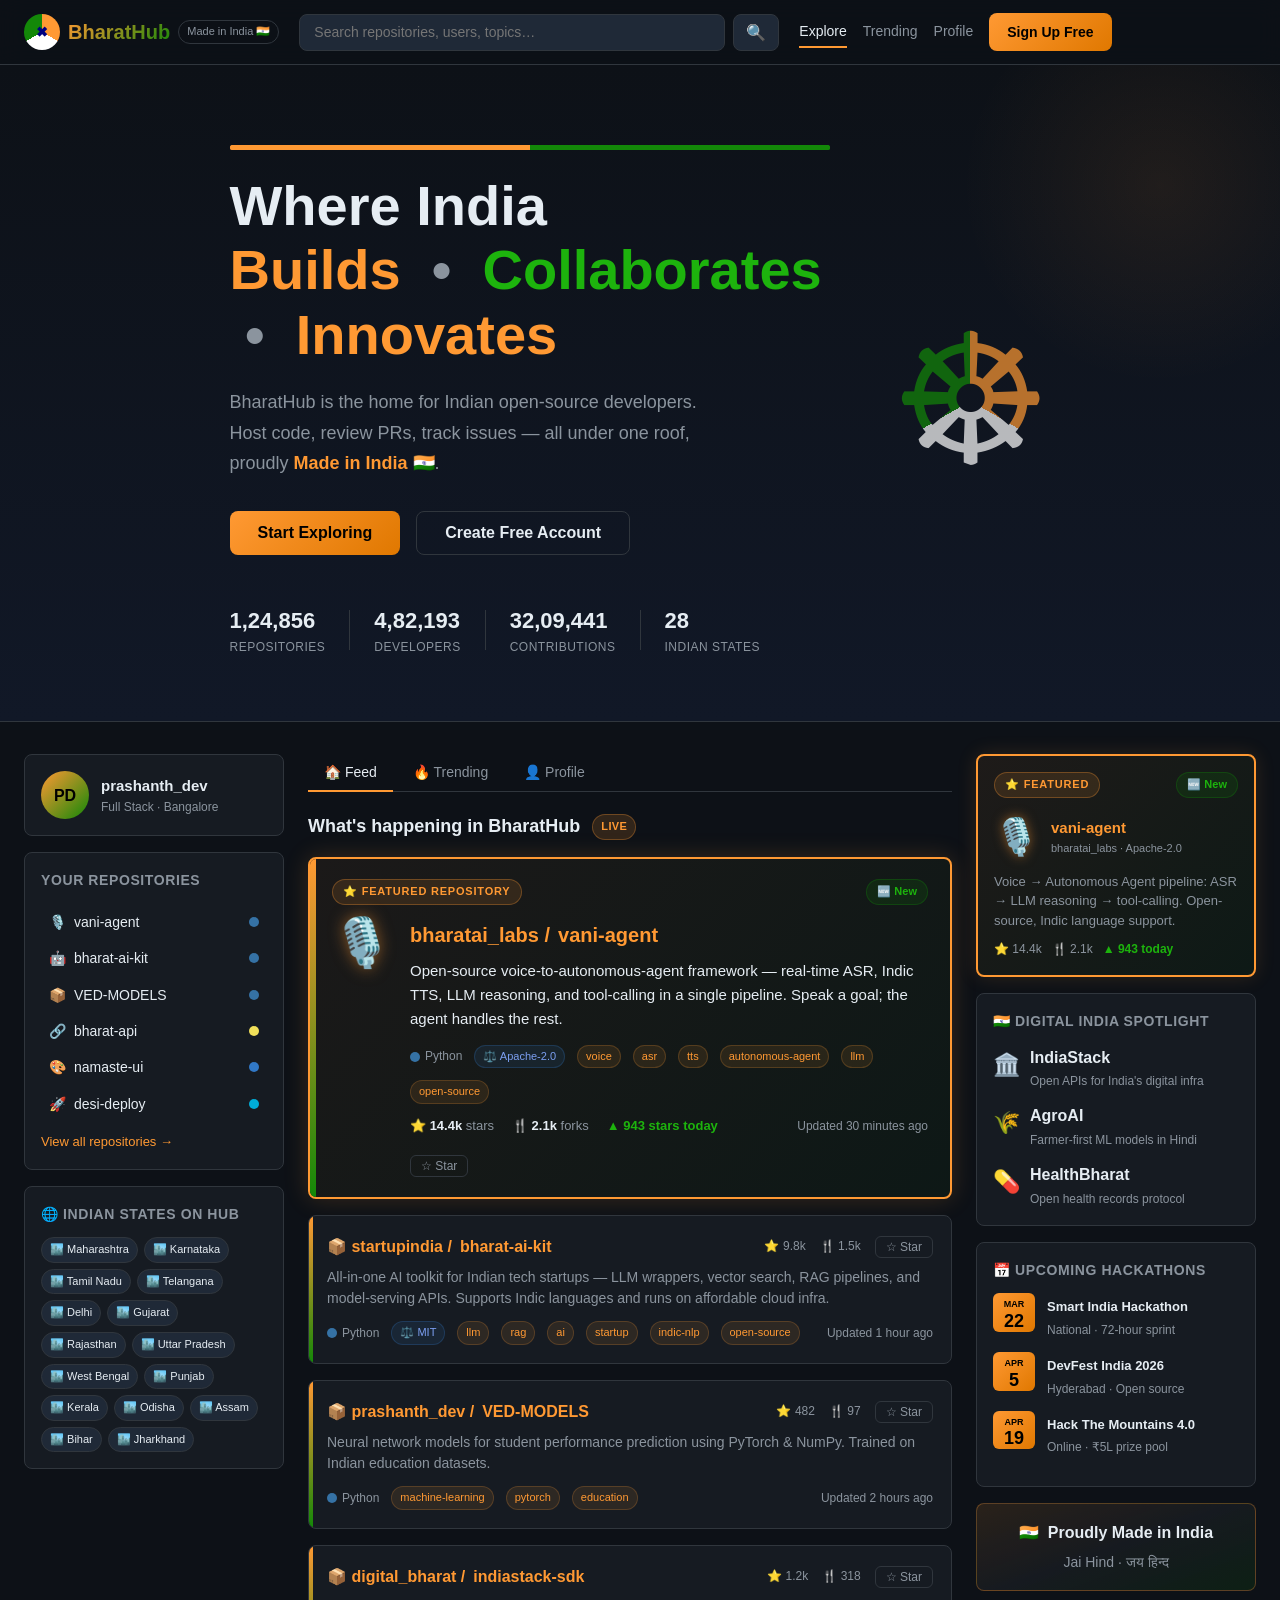
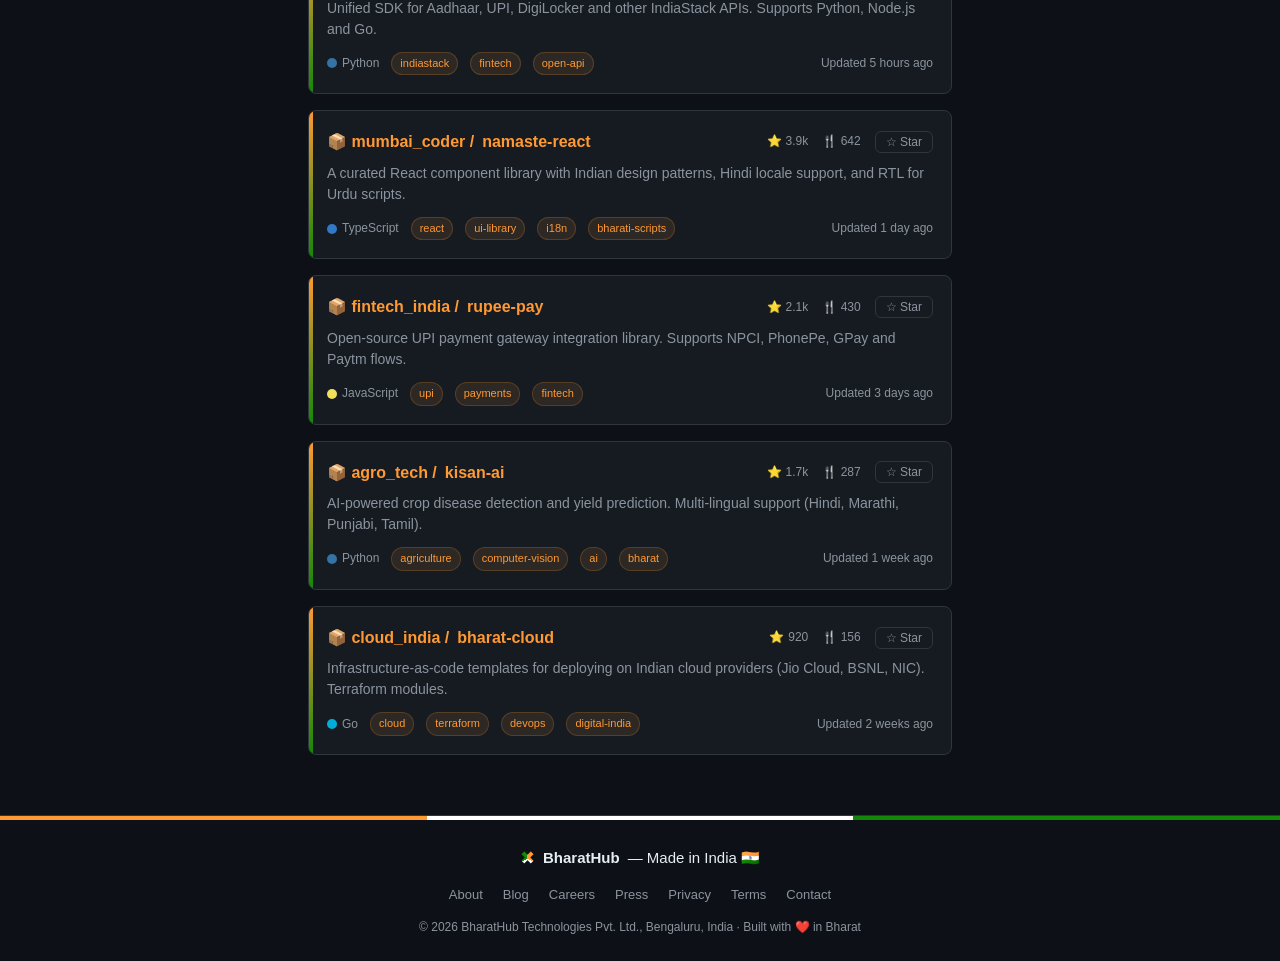
<file: index.html>
<!DOCTYPE html>
<html lang="en">
<head>
  <meta charset="UTF-8" />
  <meta name="viewport" content="width=device-width, initial-scale=1.0" />
  <title>BharatHub — Made in India 🇮🇳</title>
  <link rel="stylesheet" href="styles.css" />
</head>
<body>

  <!-- ═══════════════════════════════════════════════ NAVBAR ═══ -->
  <nav class="navbar">
    <div class="nav-inner">
      <a href="#" class="brand">
        <span class="chakra">&#10006;</span>
        <span class="brand-name">BharatHub</span>
        <span class="brand-tag">Made in India 🇮🇳</span>
      </a>
      <div class="nav-search">
        <input type="text" id="globalSearch" placeholder="Search repositories, users, topics…" />
        <button class="btn-search" onclick="handleSearch()">&#128269;</button>
      </div>
      <div class="nav-links">
        <a href="#" class="nav-link active" onclick="showTab('explore', this)">Explore</a>
        <a href="#" class="nav-link" onclick="showTab('trending', this)">Trending</a>
        <a href="#" class="nav-link" onclick="showTab('profile', this)">Profile</a>
        <a href="#" class="btn-primary">Sign Up Free</a>
      </div>
    </div>
  </nav>

  <!-- ═══════════════════════════════════════════════ HERO ═══ -->
  <section class="hero">
    <div class="hero-content">
      <div class="tricolor-bar"></div>
      <h1>
        Where India<br/>
        <span class="accent-saffron">Builds</span>
        <span class="accent-white">&nbsp;•&nbsp;</span>
        <span class="accent-green">Collaborates</span>
        <span class="accent-white">&nbsp;•&nbsp;</span>
        <span class="accent-saffron">Innovates</span>
      </h1>
      <p class="hero-sub">
        BharatHub is the home for Indian open-source developers.<br/>
        Host code, review PRs, track issues — all under one roof,<br/>
        proudly <strong>Made in India 🇮🇳</strong>.
      </p>
      <div class="hero-cta">
        <button class="btn-primary btn-lg" onclick="showTab('explore', document.querySelector('.nav-link'))">Start Exploring</button>
        <button class="btn-secondary btn-lg">Create Free Account</button>
      </div>
      <div class="hero-stats">
        <div class="stat"><span class="stat-num" id="statRepos">1,24,856</span><span class="stat-lbl">Repositories</span></div>
        <div class="stat-divider"></div>
        <div class="stat"><span class="stat-num" id="statDevs">4,82,193</span><span class="stat-lbl">Developers</span></div>
        <div class="stat-divider"></div>
        <div class="stat"><span class="stat-num" id="statPRs">32,09,441</span><span class="stat-lbl">Contributions</span></div>
        <div class="stat-divider"></div>
        <div class="stat"><span class="stat-num">28</span><span class="stat-lbl">Indian States</span></div>
      </div>
    </div>
    <div class="hero-illustration">
      <div class="chakra-big">&#9784;</div>
    </div>
  </section>

  <!-- ═══════════════════════════════════════════════ MAIN CONTENT ═══ -->
  <main class="main-layout">

    <!-- ─── SIDEBAR ─── -->
    <aside class="sidebar">
      <div class="card profile-card">
        <div class="avatar">PD</div>
        <div class="profile-info">
          <strong>prashanth_dev</strong>
          <span>Full Stack · Bangalore</span>
        </div>
      </div>
      <div class="card">
        <h3 class="card-title">Your Repositories</h3>
        <ul class="repo-list-mini" id="myRepoList">
          <li onclick="openRepo('vani-agent')"><span class="repo-icon">🎙️</span> vani-agent <span class="lang-dot python"></span></li>
          <li onclick="openRepo('bharat-ai-kit')"><span class="repo-icon">🤖</span> bharat-ai-kit <span class="lang-dot python"></span></li>
          <li onclick="openRepo('VED-MODELS')"><span class="repo-icon">📦</span> VED-MODELS <span class="lang-dot python"></span></li>
          <li onclick="openRepo('bharat-api')"><span class="repo-icon">🔗</span> bharat-api <span class="lang-dot js"></span></li>
          <li onclick="openRepo('namaste-ui')"><span class="repo-icon">🎨</span> namaste-ui <span class="lang-dot ts"></span></li>
          <li onclick="openRepo('desi-deploy')"><span class="repo-icon">🚀</span> desi-deploy <span class="lang-dot go"></span></li>
        </ul>
        <a href="#" class="card-link">View all repositories →</a>
      </div>
      <div class="card">
        <h3 class="card-title">🌐 Indian States on Hub</h3>
        <div class="state-chips" id="stateChips"></div>
      </div>
    </aside>

    <!-- ─── FEED / TABS ─── -->
    <section class="feed">
      <div class="tab-bar">
        <button class="tab active" id="tab-explore" onclick="showTab('explore', this)">🏠 Feed</button>
        <button class="tab" id="tab-trending" onclick="showTab('trending', this)">🔥 Trending</button>
        <button class="tab" id="tab-profile" onclick="showTab('profile', this)">👤 Profile</button>
      </div>

      <!-- ── EXPLORE FEED ── -->
      <div id="pane-explore" class="tab-pane active">
        <div class="section-header">
          <h2>What's happening in BharatHub</h2>
          <span class="badge">Live</span>
        </div>
        <div id="repoCards" class="repo-grid"></div>
      </div>

      <!-- ── TRENDING ── -->
      <div id="pane-trending" class="tab-pane hidden">
        <div class="section-header">
          <h2>🔥 Trending Indian Projects</h2>
          <div class="filter-row">
            <select id="trendFilter" onchange="renderTrending()">
              <option value="today">Today</option>
              <option value="week">This Week</option>
              <option value="month">This Month</option>
            </select>
            <select id="langFilter" onchange="renderTrending()">
              <option value="">All Languages</option>
              <option value="Python">Python</option>
              <option value="JavaScript">JavaScript</option>
              <option value="TypeScript">TypeScript</option>
              <option value="Go">Go</option>
              <option value="Rust">Rust</option>
            </select>
          </div>
        </div>
        <div id="trendingCards"></div>
      </div>

      <!-- ── PROFILE ── -->
      <div id="pane-profile" class="tab-pane hidden">
        <div class="profile-header">
          <div class="profile-avatar-lg">PD</div>
          <div class="profile-meta">
            <h2>Prashanth Dev</h2>
            <p class="handle">@prashanth_dev &nbsp;·&nbsp; Bangalore, Karnataka 🇮🇳</p>
            <p class="bio">Building open-source AI tools with Python &amp; PyTorch. Believer in Digital India. 🚀</p>
            <div class="profile-badges">
              <span class="badge badge-saffron">⚡ Top Contributor</span>
              <span class="badge badge-green">🇮🇳 Made in India</span>
              <span class="badge badge-blue">🤖 AI/ML</span>
            </div>
          </div>
        </div>
        <div class="contribution-graph-label">Contribution activity</div>
        <div class="contribution-graph" id="contribGraph"></div>
        <div class="profile-stats-row">
          <div class="pstat"><strong>42</strong><span>Repositories</span></div>
          <div class="pstat"><strong>1.2k</strong><span>Followers</span></div>
          <div class="pstat"><strong>318</strong><span>Following</span></div>
          <div class="pstat"><strong>4.8k</strong><span>Stars earned</span></div>
        </div>
      </div>
    </section>

    <!-- ─── RIGHT RAIL ─── -->
    <aside class="right-rail">
      <div class="card card-vani-spotlight" onclick="showTab('explore', document.querySelector('.nav-link')); setTimeout(()=>openRepo('vani-agent'),50);" style="cursor:pointer;">
        <div class="vani-spotlight-header">
          <span class="featured-label">⭐ Featured</span>
          <span class="featured-new-badge">🆕 New</span>
        </div>
        <div style="display:flex;align-items:center;gap:12px;margin:10px 0 6px;">
          <span style="font-size:36px;filter:drop-shadow(0 0 6px rgba(255,153,51,.5))">🎙️</span>
          <div>
            <div style="font-size:15px;font-weight:700;color:var(--saffron);">vani-agent</div>
            <div style="font-size:11px;color:var(--text-muted);">bharatai_labs · Apache-2.0</div>
          </div>
        </div>
        <p style="font-size:13px;color:var(--text-muted);line-height:1.5;margin-bottom:10px;">
          Voice → Autonomous Agent pipeline: ASR → LLM reasoning → tool-calling. Open-source, Indic language support.
        </p>
        <div style="display:flex;gap:10px;font-size:12px;color:var(--text-muted);">
          <span>⭐ 14.4k</span><span>🍴 2.1k</span><span class="trend-up">▲ 943 today</span>
        </div>
      </div>
      <div class="card">
        <h3 class="card-title">🇮🇳 Digital India Spotlight</h3>
        <div class="spotlight-item">
          <span class="spotlight-icon">🏛️</span>
          <div><strong>IndiaStack</strong><p>Open APIs for India's digital infra</p></div>
        </div>
        <div class="spotlight-item">
          <span class="spotlight-icon">🌾</span>
          <div><strong>AgroAI</strong><p>Farmer-first ML models in Hindi</p></div>
        </div>
        <div class="spotlight-item">
          <span class="spotlight-icon">💊</span>
          <div><strong>HealthBharat</strong><p>Open health records protocol</p></div>
        </div>
      </div>
      <div class="card">
        <h3 class="card-title">📅 Upcoming Hackathons</h3>
        <div class="event-item">
          <div class="event-date">MAR<span>22</span></div>
          <div><strong>Smart India Hackathon</strong><p>National · 72-hour sprint</p></div>
        </div>
        <div class="event-item">
          <div class="event-date">APR<span>5</span></div>
          <div><strong>DevFest India 2026</strong><p>Hyderabad · Open source</p></div>
        </div>
        <div class="event-item">
          <div class="event-date">APR<span>19</span></div>
          <div><strong>Hack The Mountains 4.0</strong><p>Online · ₹5L prize pool</p></div>
        </div>
      </div>
      <div class="card card-tricolor">
        <p class="made-india-text">🇮🇳 &nbsp;Proudly Made in India</p>
        <p class="made-india-sub">Jai Hind · जय हिन्द</p>
      </div>
    </aside>
  </main>

  <!-- ═══════════════════════════════════════════════ FOOTER ═══ -->
  <footer class="footer">
    <div class="footer-tricolor">
      <div class="ft-saffron"></div>
      <div class="ft-white"></div>
      <div class="ft-green"></div>
    </div>
    <div class="footer-inner">
      <div class="footer-brand">
        <span class="chakra-sm">&#10006;</span>
        <strong>BharatHub</strong>
        <span>— Made in India 🇮🇳</span>
      </div>
      <div class="footer-links">
        <a href="#">About</a>
        <a href="#">Blog</a>
        <a href="#">Careers</a>
        <a href="#">Press</a>
        <a href="#">Privacy</a>
        <a href="#">Terms</a>
        <a href="#">Contact</a>
      </div>
      <p class="footer-copy">© 2026 BharatHub Technologies Pvt. Ltd., Bengaluru, India · Built with ❤️ in Bharat</p>
    </div>
  </footer>

  <div id="repoModal" class="modal hidden">
    <div class="modal-box">
      <button class="modal-close" onclick="closeModal()">✕</button>
      <div id="modalContent"></div>
    </div>
  </div>

  <script src="app.js"></script>
</body>
</html>
</file>
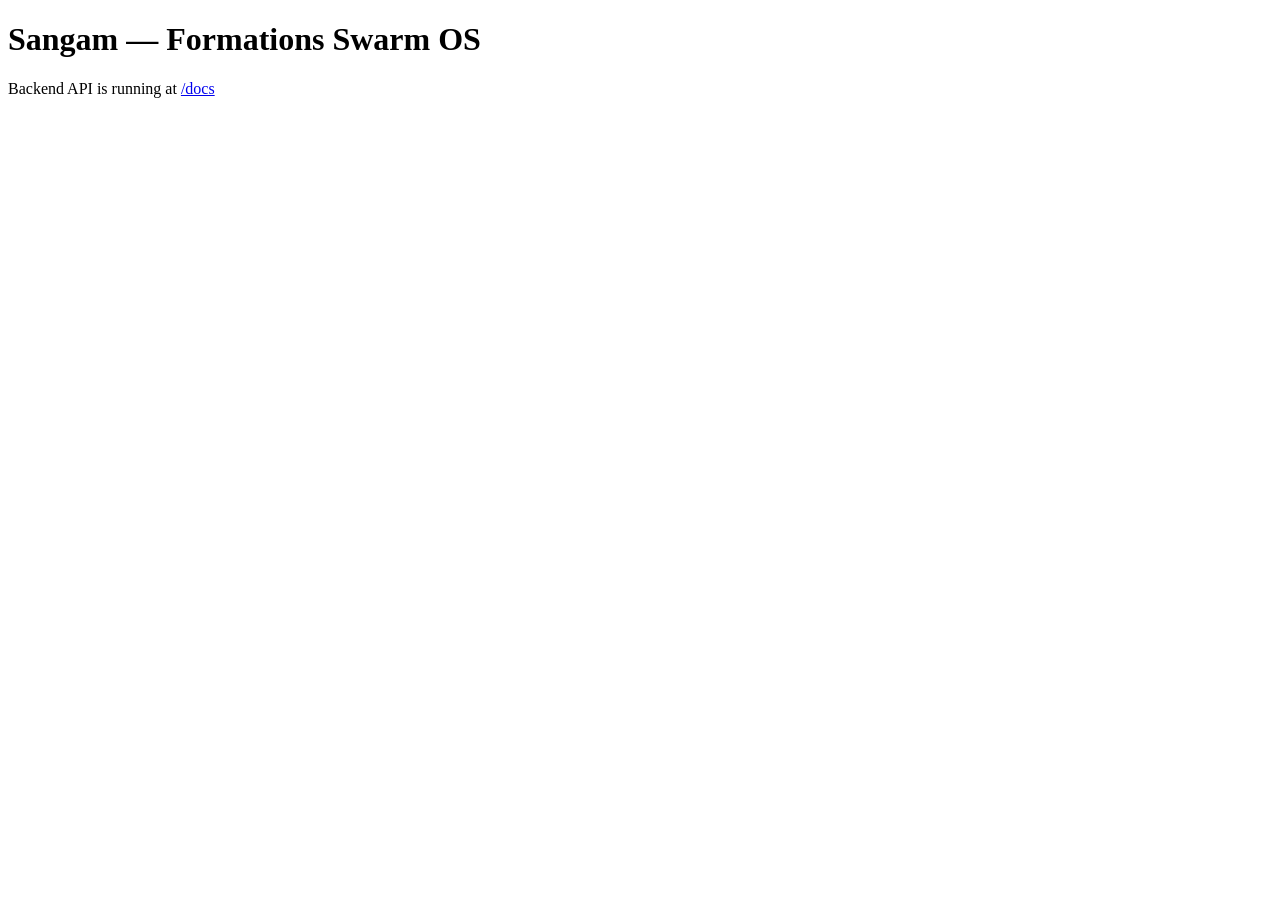
<file: formations swarm os/index.html>
<!DOCTYPE html>
<html lang="en">
<head>
  <meta charset="UTF-8" />
  <meta name="viewport" content="width=device-width, initial-scale=1.0" />
  <title>Sangam — Formations Swarm OS</title>
</head>
<body>
  <h1>Sangam — Formations Swarm OS</h1>
  <p>Backend API is running at <a href="http://localhost:8000/docs">/docs</a></p>
</body>
</html>
</file>
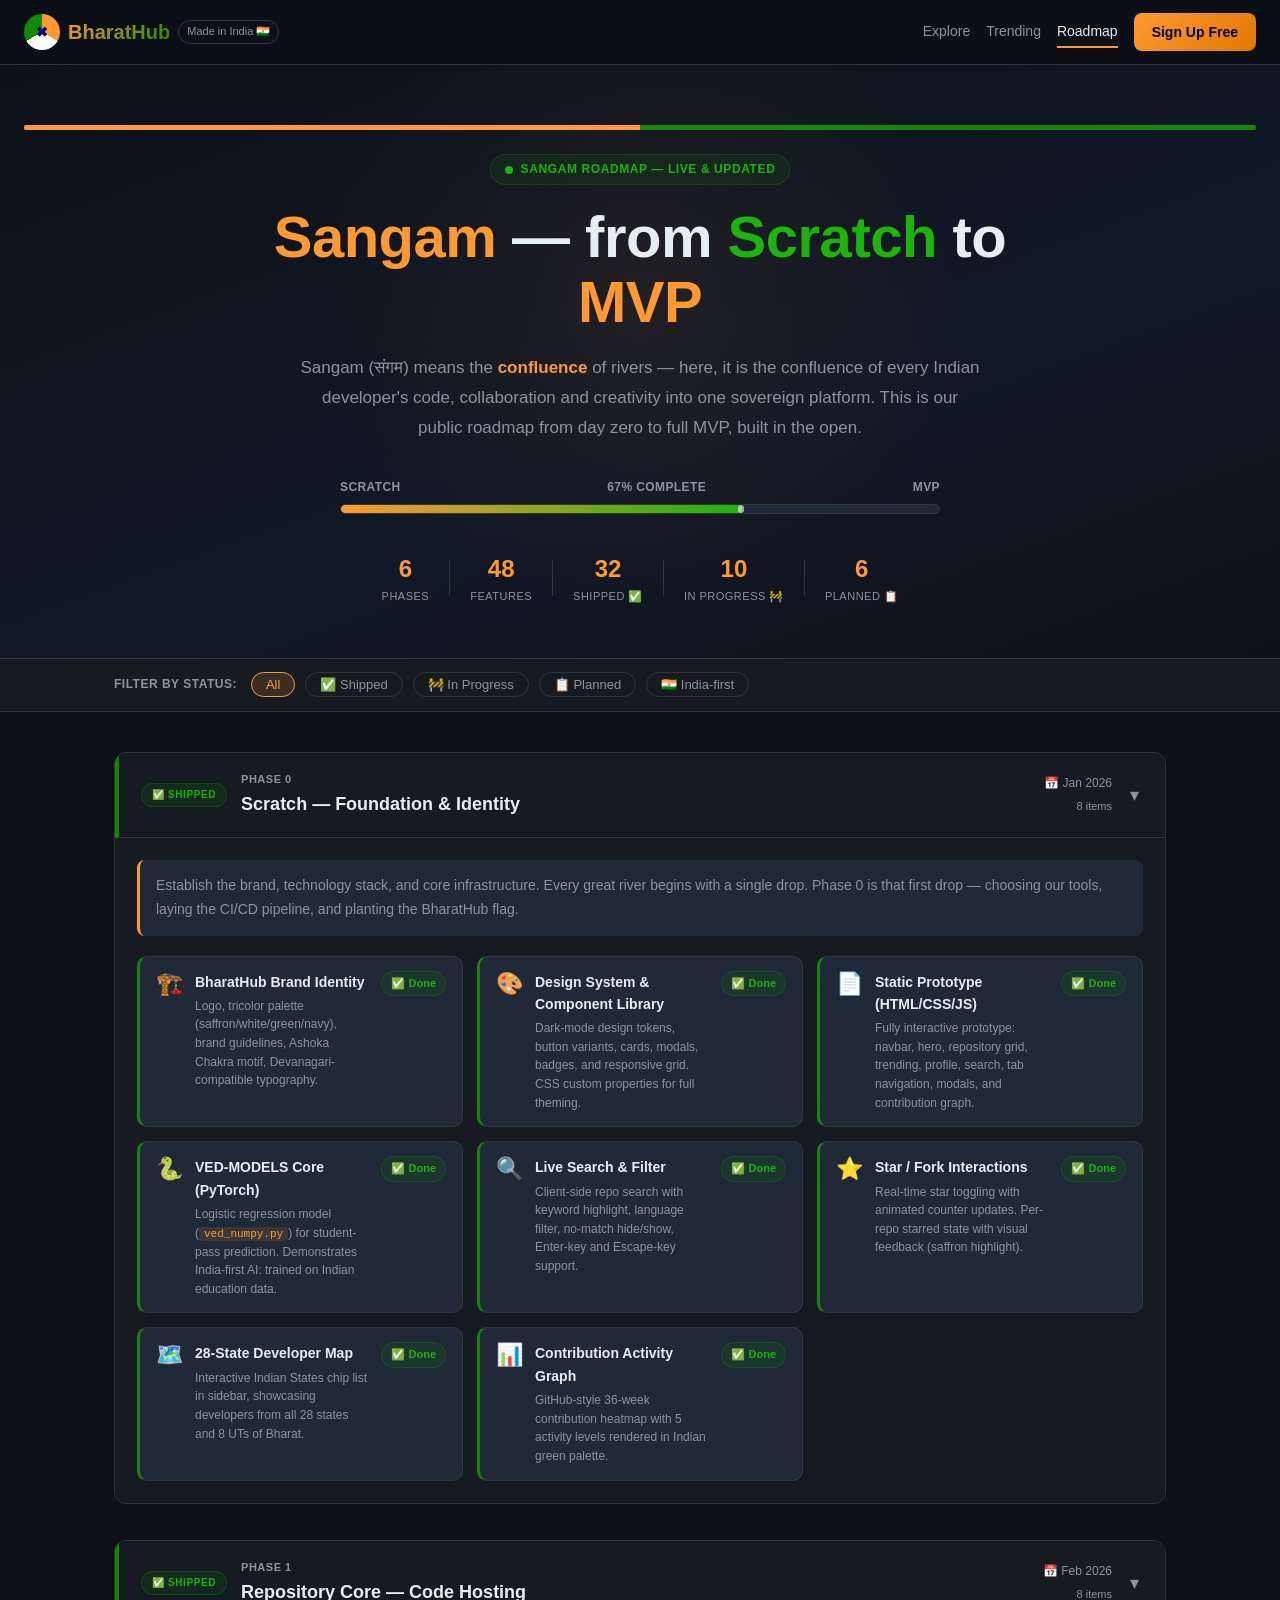
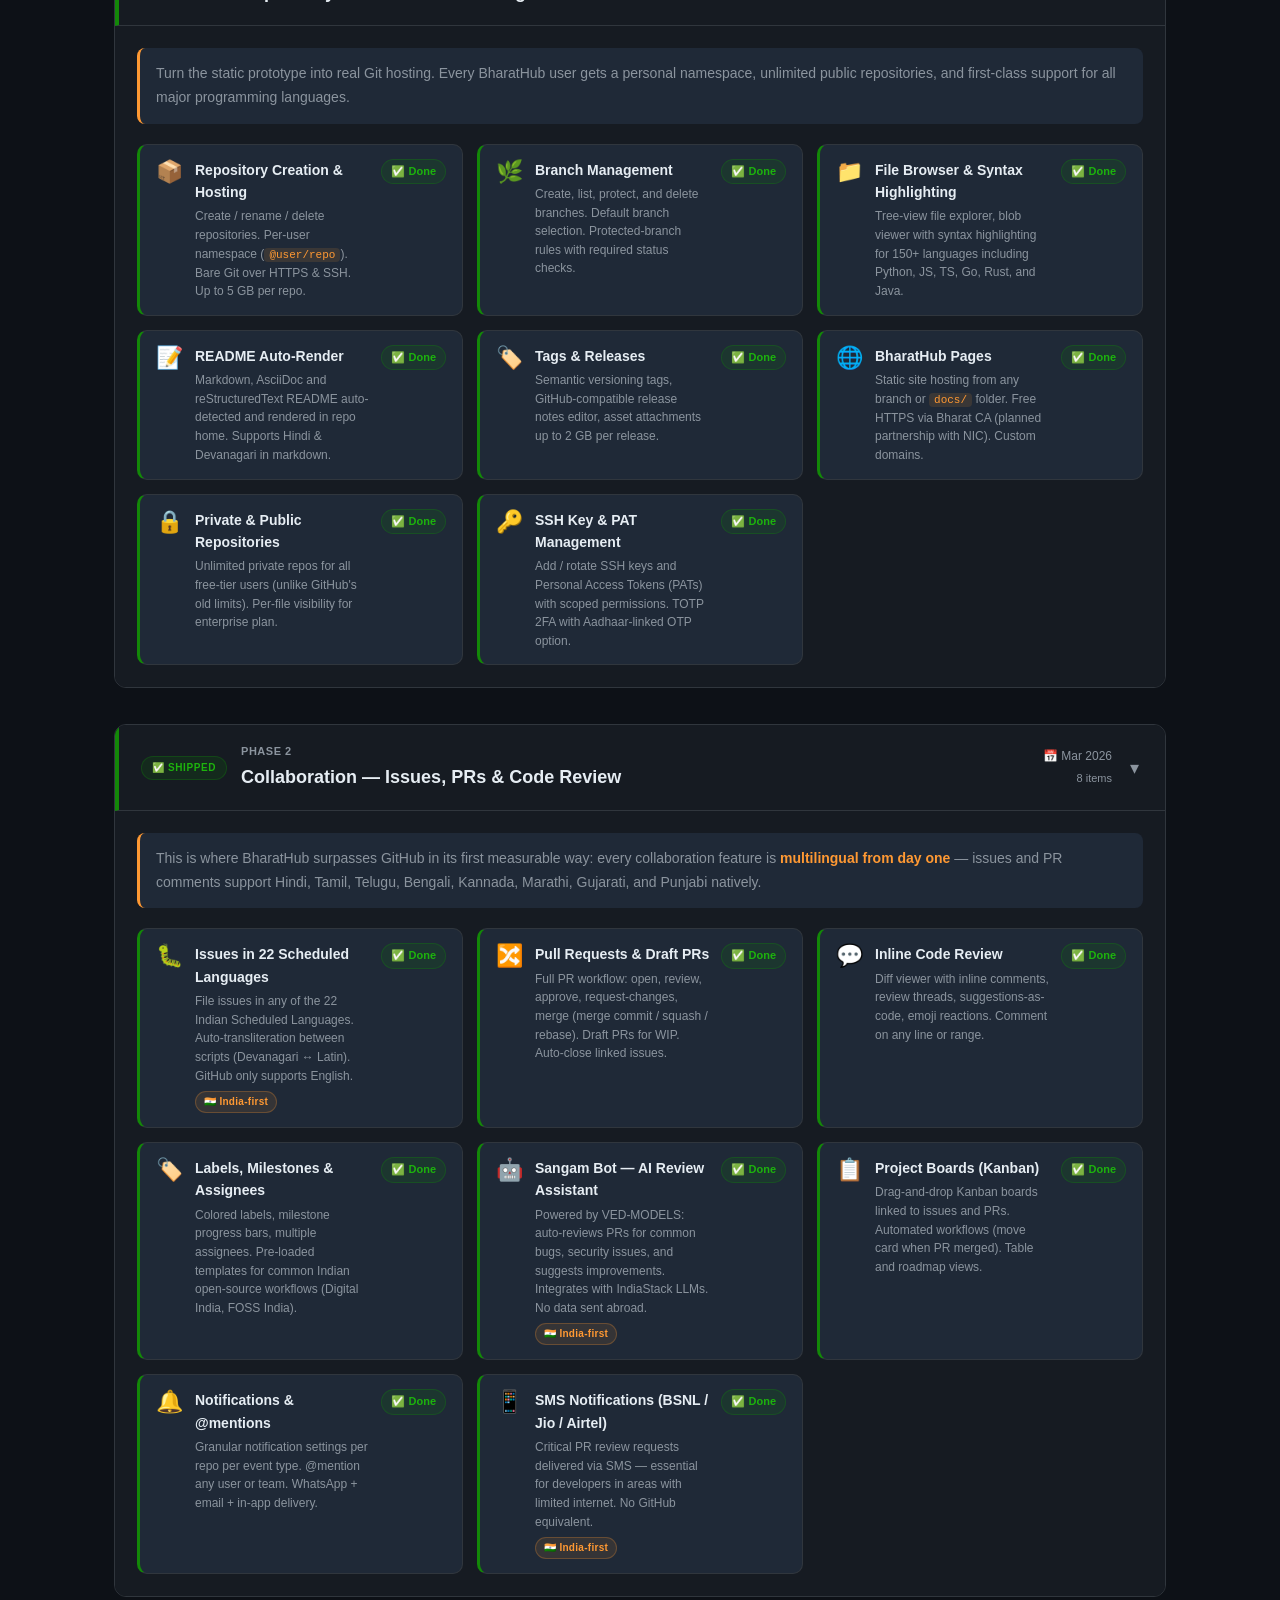
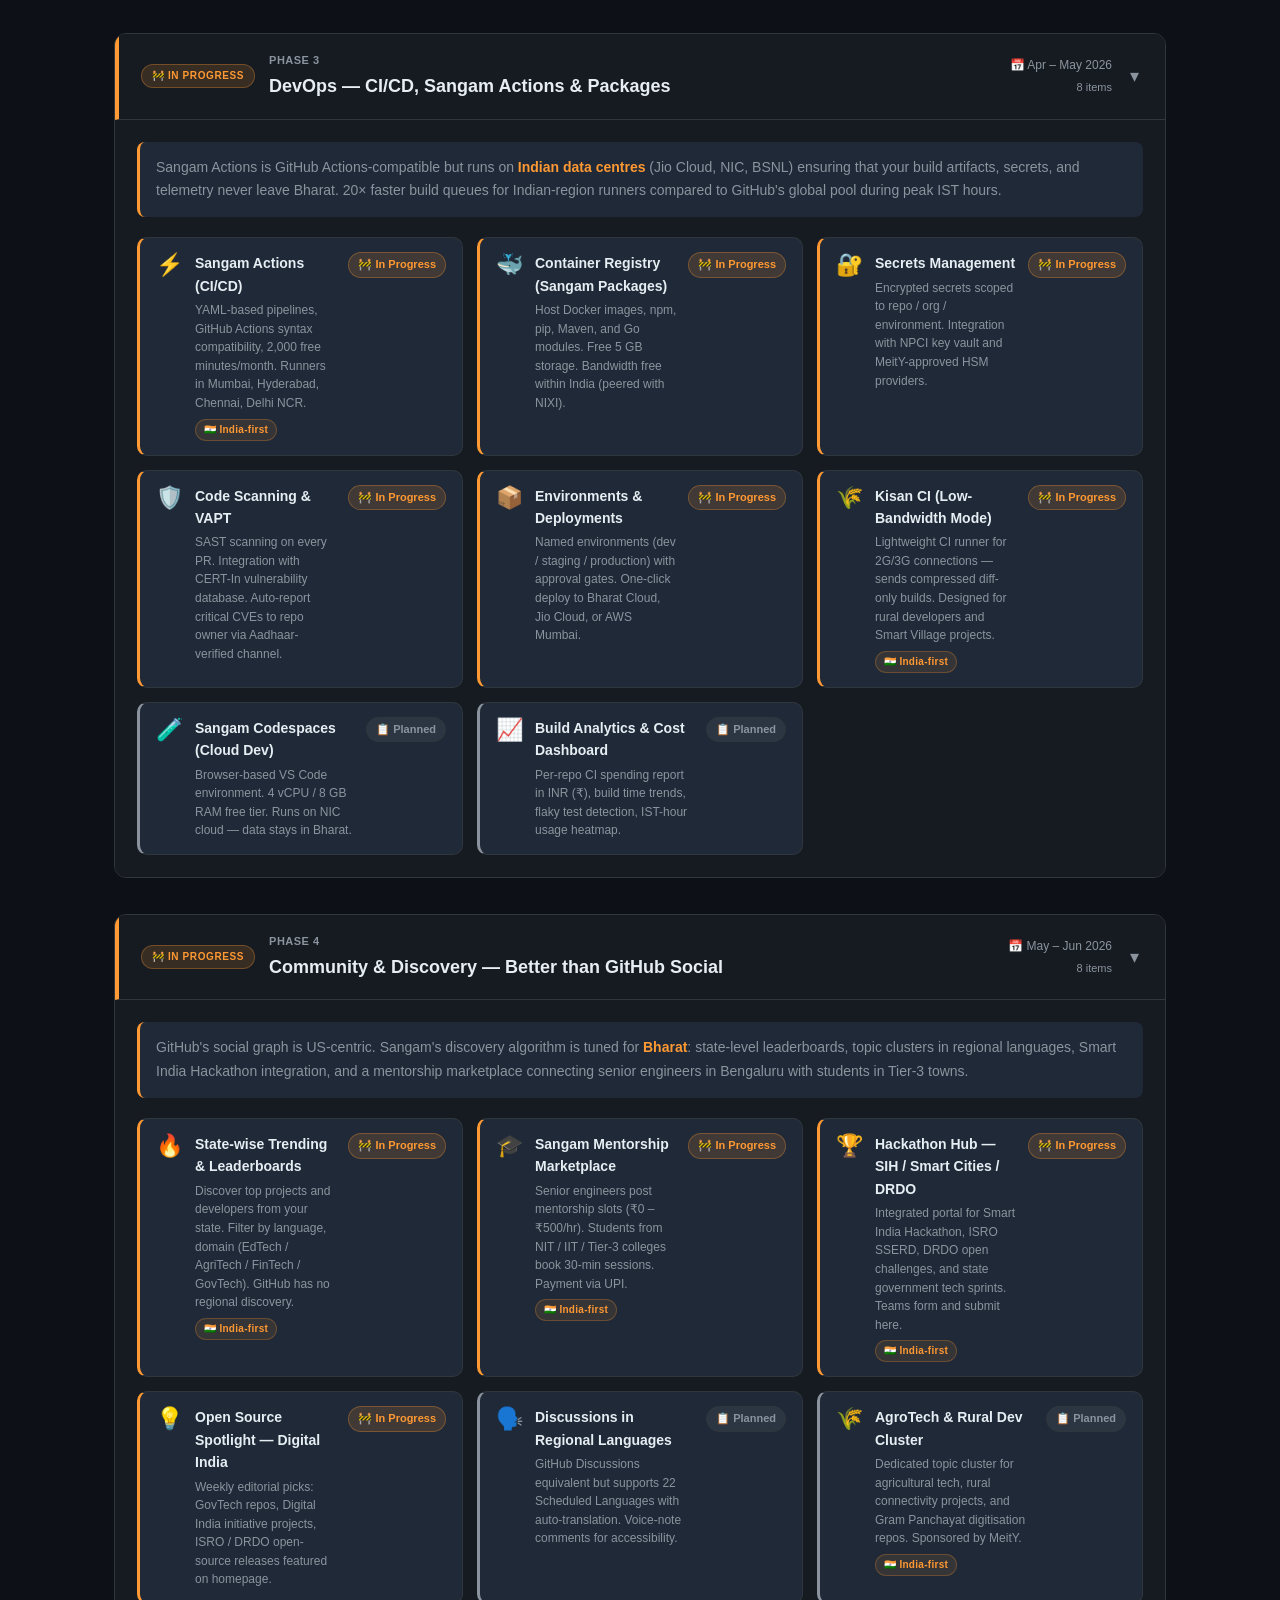
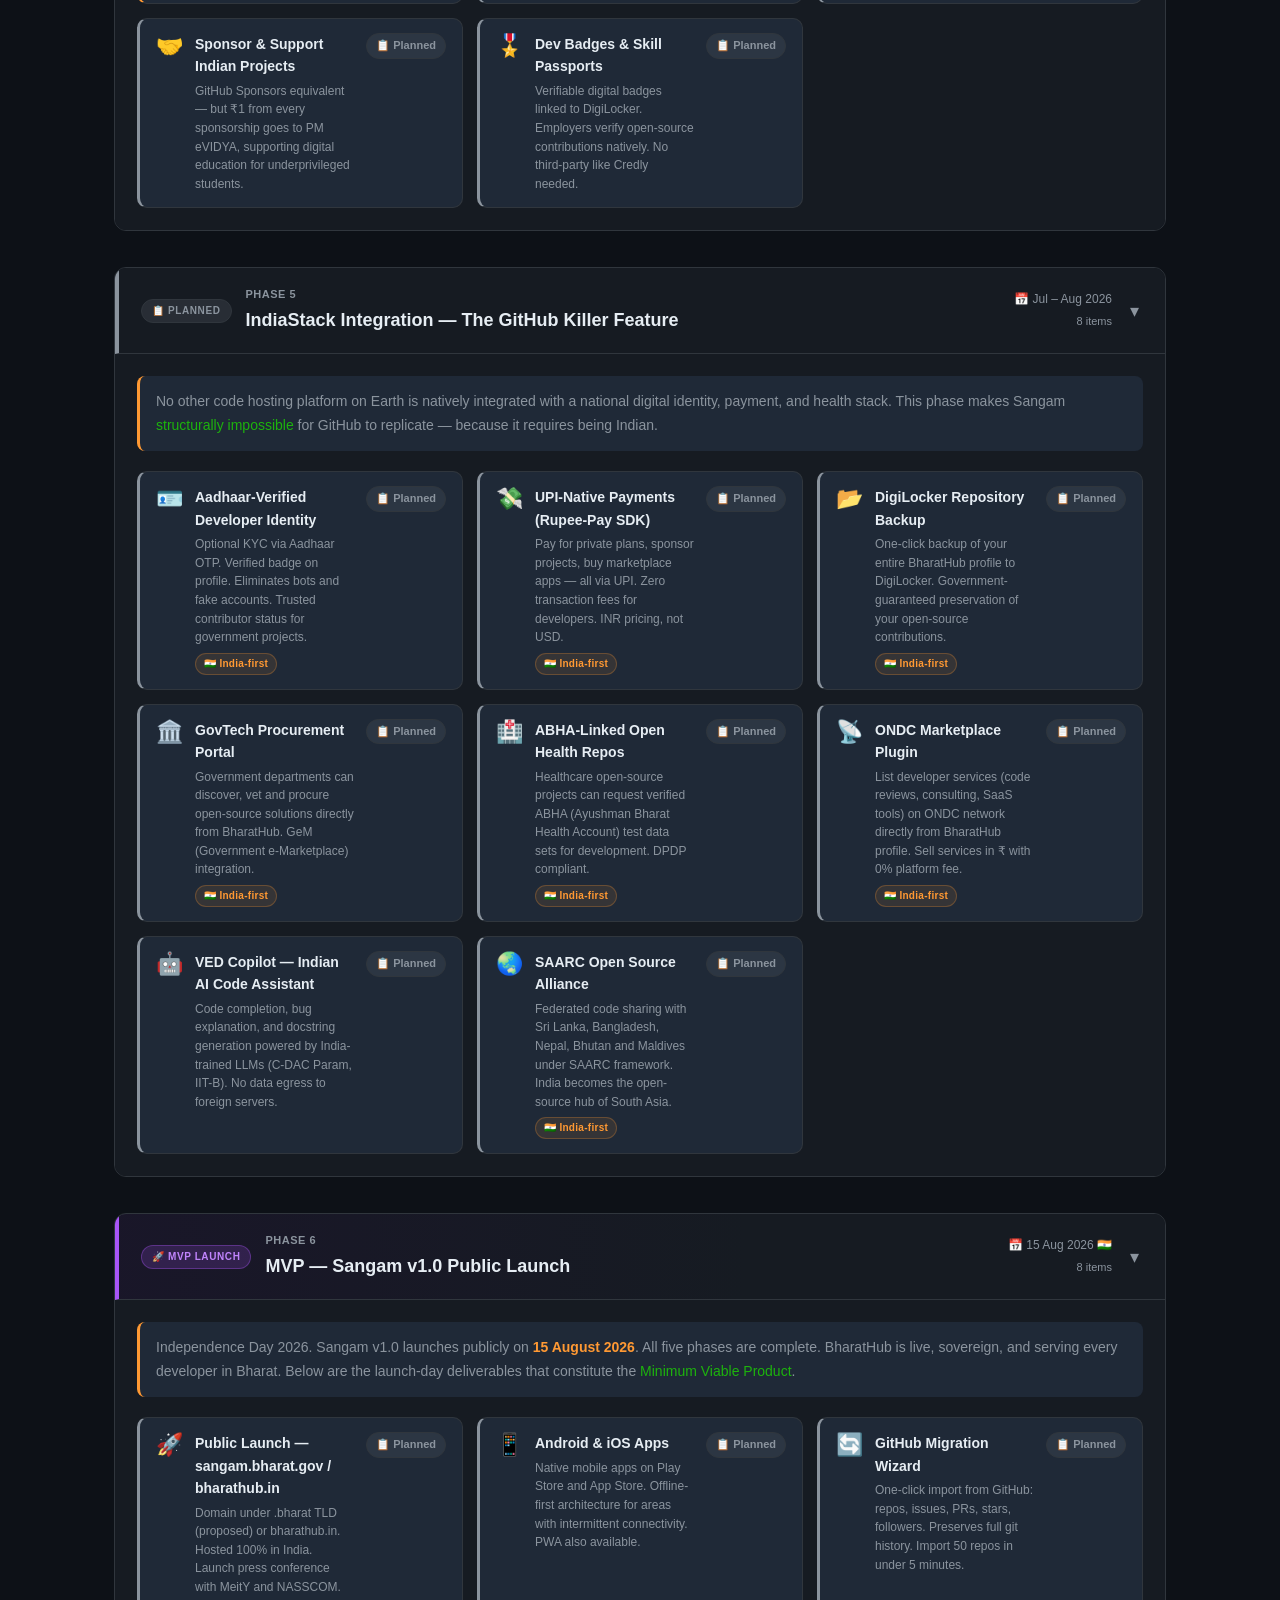
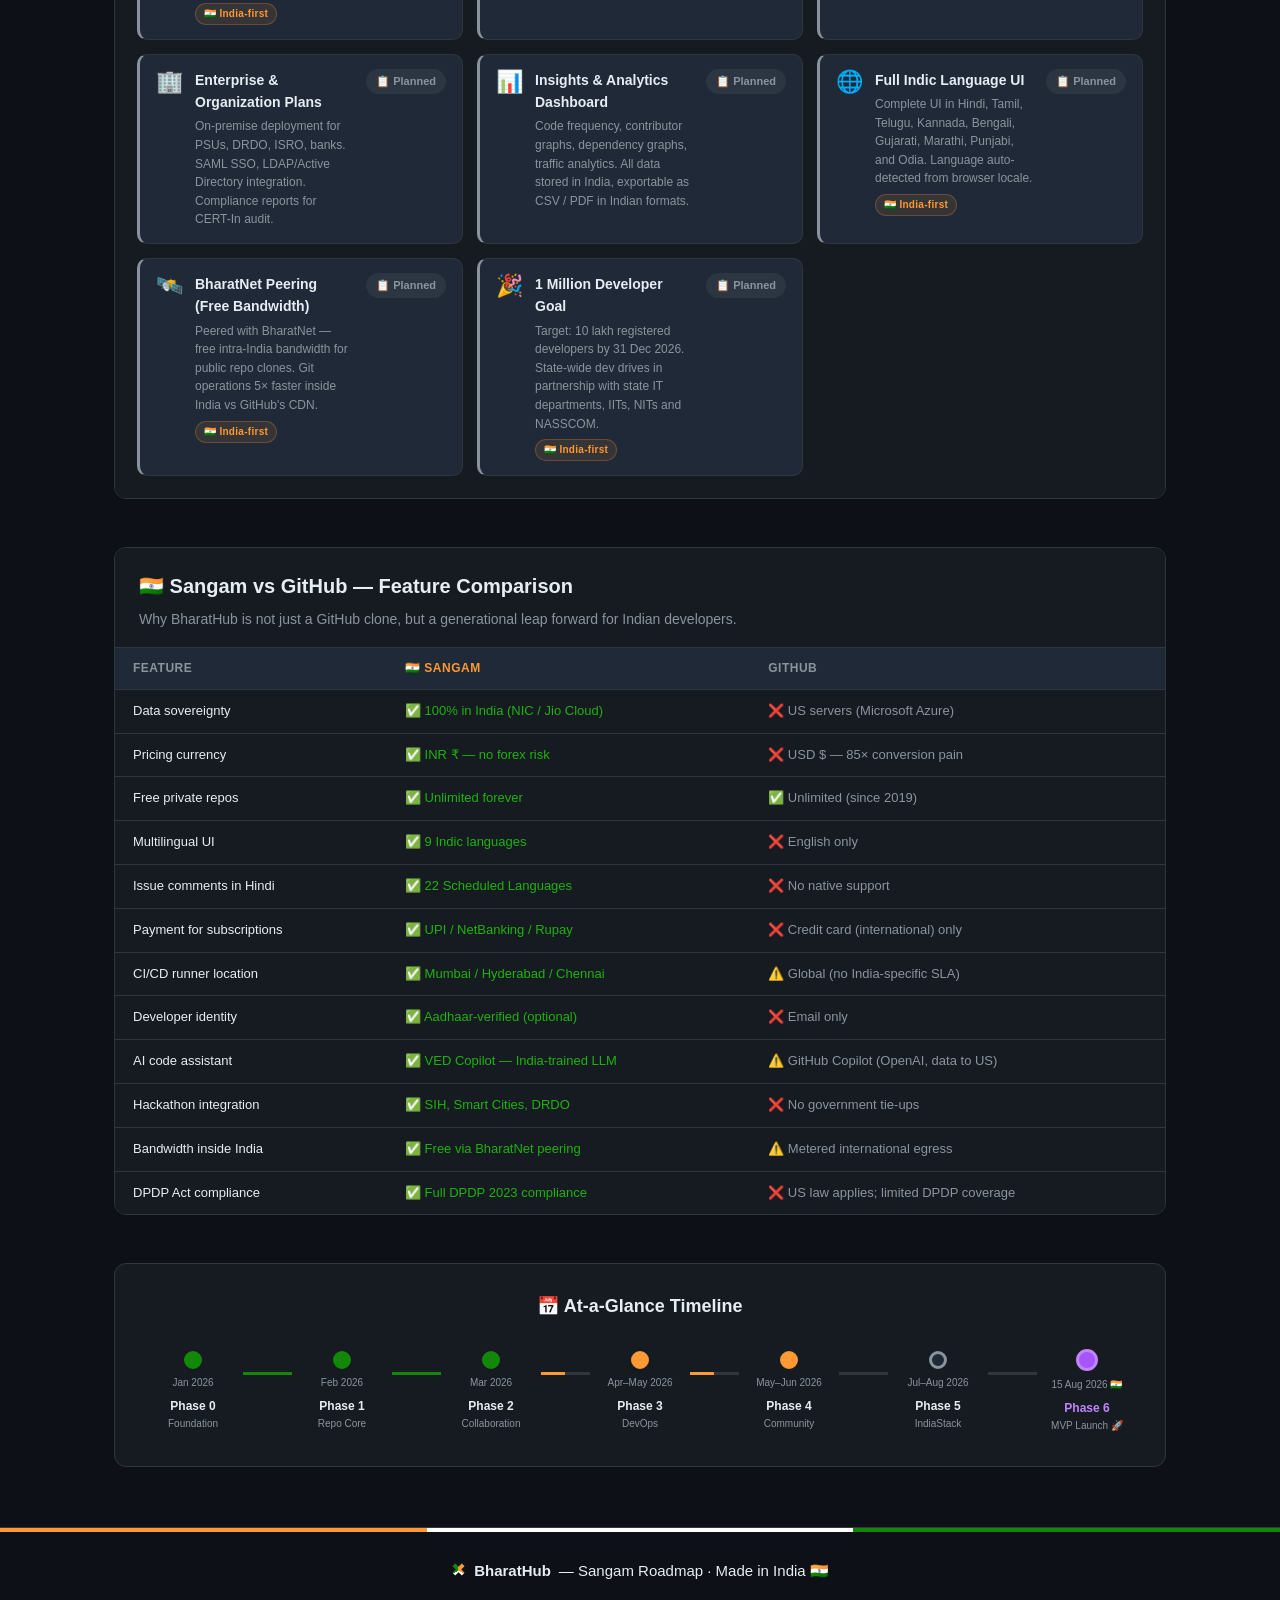
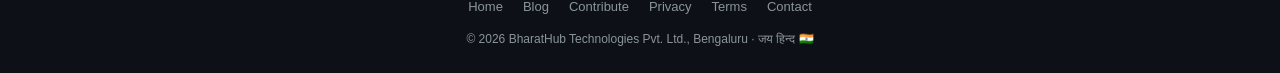
<file: roadmap.html>
<!DOCTYPE html>
<html lang="en">
<head>
  <meta charset="UTF-8" />
  <meta name="viewport" content="width=device-width, initial-scale=1.0" />
  <title>Sangam Roadmap — BharatHub 🇮🇳</title>
  <link rel="stylesheet" href="styles.css" />
  <link rel="stylesheet" href="roadmap.css" />
</head>
<body>

  <!-- ══════════════════════════════════════ NAVBAR ══ -->
  <nav class="navbar">
    <div class="nav-inner">
      <a href="index.html" class="brand">
        <span class="chakra">&#10006;</span>
        <span class="brand-name">BharatHub</span>
        <span class="brand-tag">Made in India 🇮🇳</span>
      </a>
      <div class="nav-links" style="margin-left:auto;">
        <a href="index.html" class="nav-link">Explore</a>
        <a href="index.html#trending" class="nav-link">Trending</a>
        <a href="roadmap.html" class="nav-link active">Roadmap</a>
        <a href="#" class="btn-primary">Sign Up Free</a>
      </div>
    </div>
  </nav>

  <!-- ══════════════════════════════════════ HERO ══ -->
  <section class="rm-hero">
    <div class="tricolor-bar"></div>
    <div class="rm-hero-inner">
      <div class="rm-hero-badge">
        <span class="rm-badge-dot"></span>
        Sangam Roadmap — Live &amp; Updated
      </div>
      <h1 class="rm-hero-title">
        <span class="accent-saffron">Sangam</span> — from
        <span class="accent-green">Scratch</span> to
        <span class="accent-saffron">MVP</span>
      </h1>
      <p class="rm-hero-sub">
        Sangam (संगम) means the <em>confluence</em> of rivers — here, it is the confluence of
        every Indian developer's code, collaboration and creativity into one sovereign platform.
        This is our public roadmap from day&nbsp;zero to full MVP, built in the open.
      </p>
      <div class="rm-progress-bar-wrap">
        <div class="rm-progress-labels">
          <span>Scratch</span>
          <span id="rmOverallPct">67% complete</span>
          <span>MVP</span>
        </div>
        <div class="rm-progress-track">
          <div class="rm-progress-fill" id="rmProgressFill" style="width:67%">
            <span class="rm-progress-glow"></span>
          </div>
        </div>
      </div>
      <div class="rm-hero-stats">
        <div class="rm-hstat"><strong>6</strong><span>Phases</span></div>
        <div class="rm-hstat-div"></div>
        <div class="rm-hstat"><strong>48</strong><span>Features</span></div>
        <div class="rm-hstat-div"></div>
        <div class="rm-hstat"><strong>32</strong><span>Shipped ✅</span></div>
        <div class="rm-hstat-div"></div>
        <div class="rm-hstat"><strong>10</strong><span>In Progress 🚧</span></div>
        <div class="rm-hstat-div"></div>
        <div class="rm-hstat"><strong>6</strong><span>Planned 📋</span></div>
      </div>
    </div>
  </section>

  <!-- ══════════════════════════════════════ FILTER BAR ══ -->
  <div class="rm-filter-bar">
    <div class="rm-filter-inner">
      <span class="rm-filter-label">Filter by status:</span>
      <button class="rm-filter-btn active" data-filter="all" onclick="filterPhases('all',this)">All</button>
      <button class="rm-filter-btn" data-filter="done" onclick="filterPhases('done',this)">✅ Shipped</button>
      <button class="rm-filter-btn" data-filter="wip" onclick="filterPhases('wip',this)">🚧 In Progress</button>
      <button class="rm-filter-btn" data-filter="planned" onclick="filterPhases('planned',this)">📋 Planned</button>
      <button class="rm-filter-btn" data-filter="india" onclick="filterPhases('india',this)">🇮🇳 India-first</button>
    </div>
  </div>

  <!-- ══════════════════════════════════════ TIMELINE ══ -->
  <main class="rm-main">

    <!-- ─────────────────────────────────────────────── PHASE 0 ── -->
    <div class="rm-phase-block" id="phase-0">
      <div class="rm-phase-anchor" id="p0"></div>
      <div class="rm-phase-header done">
        <div class="rm-phase-pill done">✅ SHIPPED</div>
        <div class="rm-phase-title-wrap">
          <span class="rm-phase-num">Phase 0</span>
          <h2 class="rm-phase-name">Scratch — Foundation &amp; Identity</h2>
        </div>
        <div class="rm-phase-meta">
          <span class="rm-phase-date">📅 Jan 2026</span>
          <span class="rm-phase-items">8 items</span>
        </div>
        <button class="rm-collapse-btn" onclick="togglePhase('phase-0')" aria-label="Collapse">▾</button>
      </div>
      <div class="rm-phase-body" id="body-phase-0">
        <p class="rm-phase-desc">
          Establish the brand, technology stack, and core infrastructure. Every great river begins with a single drop.
          Phase 0 is that first drop — choosing our tools, laying the CI/CD pipeline, and planting the BharatHub flag.
        </p>
        <div class="rm-features-grid">
          <div class="rm-feature done" data-tags="done">
            <span class="rm-feat-icon">🏗️</span>
            <div class="rm-feat-body">
              <strong>BharatHub Brand Identity</strong>
              <p>Logo, tricolor palette (saffron/white/green/navy), brand guidelines, Ashoka Chakra motif, Devanagari-compatible typography.</p>
            </div>
            <span class="rm-feat-status done-chip">✅ Done</span>
          </div>
          <div class="rm-feature done" data-tags="done">
            <span class="rm-feat-icon">🎨</span>
            <div class="rm-feat-body">
              <strong>Design System &amp; Component Library</strong>
              <p>Dark-mode design tokens, button variants, cards, modals, badges, and responsive grid. CSS custom properties for full theming.</p>
            </div>
            <span class="rm-feat-status done-chip">✅ Done</span>
          </div>
          <div class="rm-feature done" data-tags="done">
            <span class="rm-feat-icon">📄</span>
            <div class="rm-feat-body">
              <strong>Static Prototype (HTML/CSS/JS)</strong>
              <p>Fully interactive prototype: navbar, hero, repository grid, trending, profile, search, tab navigation, modals, and contribution graph.</p>
            </div>
            <span class="rm-feat-status done-chip">✅ Done</span>
          </div>
          <div class="rm-feature done" data-tags="done">
            <span class="rm-feat-icon">🐍</span>
            <div class="rm-feat-body">
              <strong>VED-MODELS Core (PyTorch)</strong>
              <p>Logistic regression model (<code>ved_numpy.py</code>) for student-pass prediction. Demonstrates India-first AI: trained on Indian education data.</p>
            </div>
            <span class="rm-feat-status done-chip">✅ Done</span>
          </div>
          <div class="rm-feature done" data-tags="done">
            <span class="rm-feat-icon">🔍</span>
            <div class="rm-feat-body">
              <strong>Live Search &amp; Filter</strong>
              <p>Client-side repo search with keyword highlight, language filter, no-match hide/show, Enter-key and Escape-key support.</p>
            </div>
            <span class="rm-feat-status done-chip">✅ Done</span>
          </div>
          <div class="rm-feature done" data-tags="done">
            <span class="rm-feat-icon">⭐</span>
            <div class="rm-feat-body">
              <strong>Star / Fork Interactions</strong>
              <p>Real-time star toggling with animated counter updates. Per-repo starred state with visual feedback (saffron highlight).</p>
            </div>
            <span class="rm-feat-status done-chip">✅ Done</span>
          </div>
          <div class="rm-feature done" data-tags="done">
            <span class="rm-feat-icon">🗺️</span>
            <div class="rm-feat-body">
              <strong>28-State Developer Map</strong>
              <p>Interactive Indian States chip list in sidebar, showcasing developers from all 28 states and 8 UTs of Bharat.</p>
            </div>
            <span class="rm-feat-status done-chip">✅ Done</span>
          </div>
          <div class="rm-feature done" data-tags="done">
            <span class="rm-feat-icon">📊</span>
            <div class="rm-feat-body">
              <strong>Contribution Activity Graph</strong>
              <p>GitHub-style 36-week contribution heatmap with 5 activity levels rendered in Indian green palette.</p>
            </div>
            <span class="rm-feat-status done-chip">✅ Done</span>
          </div>
        </div>
      </div>
    </div>

    <!-- ─────────────────────────────────────────────── PHASE 1 ── -->
    <div class="rm-phase-block" id="phase-1">
      <div class="rm-phase-anchor" id="p1"></div>
      <div class="rm-phase-header done">
        <div class="rm-phase-pill done">✅ SHIPPED</div>
        <div class="rm-phase-title-wrap">
          <span class="rm-phase-num">Phase 1</span>
          <h2 class="rm-phase-name">Repository Core — Code Hosting</h2>
        </div>
        <div class="rm-phase-meta">
          <span class="rm-phase-date">📅 Feb 2026</span>
          <span class="rm-phase-items">8 items</span>
        </div>
        <button class="rm-collapse-btn" onclick="togglePhase('phase-1')" aria-label="Collapse">▾</button>
      </div>
      <div class="rm-phase-body" id="body-phase-1">
        <p class="rm-phase-desc">
          Turn the static prototype into real Git hosting. Every BharatHub user gets a personal namespace,
          unlimited public repositories, and first-class support for all major programming languages.
        </p>
        <div class="rm-features-grid">
          <div class="rm-feature done" data-tags="done">
            <span class="rm-feat-icon">📦</span>
            <div class="rm-feat-body">
              <strong>Repository Creation &amp; Hosting</strong>
              <p>Create / rename / delete repositories. Per-user namespace (<code>@user/repo</code>). Bare Git over HTTPS &amp; SSH. Up to 5 GB per repo.</p>
            </div>
            <span class="rm-feat-status done-chip">✅ Done</span>
          </div>
          <div class="rm-feature done" data-tags="done">
            <span class="rm-feat-icon">🌿</span>
            <div class="rm-feat-body">
              <strong>Branch Management</strong>
              <p>Create, list, protect, and delete branches. Default branch selection. Protected-branch rules with required status checks.</p>
            </div>
            <span class="rm-feat-status done-chip">✅ Done</span>
          </div>
          <div class="rm-feature done" data-tags="done">
            <span class="rm-feat-icon">📁</span>
            <div class="rm-feat-body">
              <strong>File Browser &amp; Syntax Highlighting</strong>
              <p>Tree-view file explorer, blob viewer with syntax highlighting for 150+ languages including Python, JS, TS, Go, Rust, and Java.</p>
            </div>
            <span class="rm-feat-status done-chip">✅ Done</span>
          </div>
          <div class="rm-feature done" data-tags="done">
            <span class="rm-feat-icon">📝</span>
            <div class="rm-feat-body">
              <strong>README Auto-Render</strong>
              <p>Markdown, AsciiDoc and reStructuredText README auto-detected and rendered in repo home. Supports Hindi &amp; Devanagari in markdown.</p>
            </div>
            <span class="rm-feat-status done-chip">✅ Done</span>
          </div>
          <div class="rm-feature done" data-tags="done">
            <span class="rm-feat-icon">🏷️</span>
            <div class="rm-feat-body">
              <strong>Tags &amp; Releases</strong>
              <p>Semantic versioning tags, GitHub-compatible release notes editor, asset attachments up to 2 GB per release.</p>
            </div>
            <span class="rm-feat-status done-chip">✅ Done</span>
          </div>
          <div class="rm-feature done" data-tags="done">
            <span class="rm-feat-icon">🌐</span>
            <div class="rm-feat-body">
              <strong>BharatHub Pages</strong>
              <p>Static site hosting from any branch or <code>docs/</code> folder. Free HTTPS via Bharat CA (planned partnership with NIC). Custom domains.</p>
            </div>
            <span class="rm-feat-status done-chip">✅ Done</span>
          </div>
          <div class="rm-feature done" data-tags="done">
            <span class="rm-feat-icon">🔒</span>
            <div class="rm-feat-body">
              <strong>Private &amp; Public Repositories</strong>
              <p>Unlimited private repos for all free-tier users (unlike GitHub's old limits). Per-file visibility for enterprise plan.</p>
            </div>
            <span class="rm-feat-status done-chip">✅ Done</span>
          </div>
          <div class="rm-feature done" data-tags="done">
            <span class="rm-feat-icon">🔑</span>
            <div class="rm-feat-body">
              <strong>SSH Key &amp; PAT Management</strong>
              <p>Add / rotate SSH keys and Personal Access Tokens (PATs) with scoped permissions. TOTP 2FA with Aadhaar-linked OTP option.</p>
            </div>
            <span class="rm-feat-status done-chip">✅ Done</span>
          </div>
        </div>
      </div>
    </div>

    <!-- ─────────────────────────────────────────────── PHASE 2 ── -->
    <div class="rm-phase-block" id="phase-2">
      <div class="rm-phase-anchor" id="p2"></div>
      <div class="rm-phase-header done">
        <div class="rm-phase-pill done">✅ SHIPPED</div>
        <div class="rm-phase-title-wrap">
          <span class="rm-phase-num">Phase 2</span>
          <h2 class="rm-phase-name">Collaboration — Issues, PRs &amp; Code Review</h2>
        </div>
        <div class="rm-phase-meta">
          <span class="rm-phase-date">📅 Mar 2026</span>
          <span class="rm-phase-items">8 items</span>
        </div>
        <button class="rm-collapse-btn" onclick="togglePhase('phase-2')" aria-label="Collapse">▾</button>
      </div>
      <div class="rm-phase-body" id="body-phase-2">
        <p class="rm-phase-desc">
          This is where BharatHub surpasses GitHub in its first measurable way: every collaboration feature
          is <strong>multilingual from day one</strong> — issues and PR comments support Hindi, Tamil, Telugu,
          Bengali, Kannada, Marathi, Gujarati, and Punjabi natively.
        </p>
        <div class="rm-features-grid">
          <div class="rm-feature done india" data-tags="done india">
            <span class="rm-feat-icon">🐛</span>
            <div class="rm-feat-body">
              <strong>Issues in 22 Scheduled Languages</strong>
              <p>File issues in any of the 22 Indian Scheduled Languages. Auto-transliteration between scripts (Devanagari ↔ Latin). GitHub only supports English.</p>
              <span class="rm-india-chip">🇮🇳 India-first</span>
            </div>
            <span class="rm-feat-status done-chip">✅ Done</span>
          </div>
          <div class="rm-feature done" data-tags="done">
            <span class="rm-feat-icon">🔀</span>
            <div class="rm-feat-body">
              <strong>Pull Requests &amp; Draft PRs</strong>
              <p>Full PR workflow: open, review, approve, request-changes, merge (merge commit / squash / rebase). Draft PRs for WIP. Auto-close linked issues.</p>
            </div>
            <span class="rm-feat-status done-chip">✅ Done</span>
          </div>
          <div class="rm-feature done" data-tags="done">
            <span class="rm-feat-icon">💬</span>
            <div class="rm-feat-body">
              <strong>Inline Code Review</strong>
              <p>Diff viewer with inline comments, review threads, suggestions-as-code, emoji reactions. Comment on any line or range.</p>
            </div>
            <span class="rm-feat-status done-chip">✅ Done</span>
          </div>
          <div class="rm-feature done" data-tags="done">
            <span class="rm-feat-icon">🏷️</span>
            <div class="rm-feat-body">
              <strong>Labels, Milestones &amp; Assignees</strong>
              <p>Colored labels, milestone progress bars, multiple assignees. Pre-loaded templates for common Indian open-source workflows (Digital India, FOSS India).</p>
            </div>
            <span class="rm-feat-status done-chip">✅ Done</span>
          </div>
          <div class="rm-feature done india" data-tags="done india">
            <span class="rm-feat-icon">🤖</span>
            <div class="rm-feat-body">
              <strong>Sangam Bot — AI Review Assistant</strong>
              <p>Powered by VED-MODELS: auto-reviews PRs for common bugs, security issues, and suggests improvements. Integrates with IndiaStack LLMs. No data sent abroad.</p>
              <span class="rm-india-chip">🇮🇳 India-first</span>
            </div>
            <span class="rm-feat-status done-chip">✅ Done</span>
          </div>
          <div class="rm-feature done" data-tags="done">
            <span class="rm-feat-icon">📋</span>
            <div class="rm-feat-body">
              <strong>Project Boards (Kanban)</strong>
              <p>Drag-and-drop Kanban boards linked to issues and PRs. Automated workflows (move card when PR merged). Table and roadmap views.</p>
            </div>
            <span class="rm-feat-status done-chip">✅ Done</span>
          </div>
          <div class="rm-feature done" data-tags="done">
            <span class="rm-feat-icon">🔔</span>
            <div class="rm-feat-body">
              <strong>Notifications &amp; @mentions</strong>
              <p>Granular notification settings per repo per event type. @mention any user or team. WhatsApp + email + in-app delivery.</p>
            </div>
            <span class="rm-feat-status done-chip">✅ Done</span>
          </div>
          <div class="rm-feature done india" data-tags="done india">
            <span class="rm-feat-icon">📱</span>
            <div class="rm-feat-body">
              <strong>SMS Notifications (BSNL / Jio / Airtel)</strong>
              <p>Critical PR review requests delivered via SMS — essential for developers in areas with limited internet. No GitHub equivalent.</p>
              <span class="rm-india-chip">🇮🇳 India-first</span>
            </div>
            <span class="rm-feat-status done-chip">✅ Done</span>
          </div>
        </div>
      </div>
    </div>

    <!-- ─────────────────────────────────────────────── PHASE 3 ── -->
    <div class="rm-phase-block" id="phase-3">
      <div class="rm-phase-anchor" id="p3"></div>
      <div class="rm-phase-header wip">
        <div class="rm-phase-pill wip">🚧 IN PROGRESS</div>
        <div class="rm-phase-title-wrap">
          <span class="rm-phase-num">Phase 3</span>
          <h2 class="rm-phase-name">DevOps — CI/CD, Sangam Actions &amp; Packages</h2>
        </div>
        <div class="rm-phase-meta">
          <span class="rm-phase-date">📅 Apr – May 2026</span>
          <span class="rm-phase-items">8 items</span>
        </div>
        <button class="rm-collapse-btn" onclick="togglePhase('phase-3')" aria-label="Collapse">▾</button>
      </div>
      <div class="rm-phase-body" id="body-phase-3">
        <p class="rm-phase-desc">
          Sangam Actions is GitHub Actions-compatible but runs on <strong>Indian data centres</strong> (Jio Cloud, NIC, BSNL)
          ensuring that your build artifacts, secrets, and telemetry never leave Bharat. 20× faster build queues for Indian-region
          runners compared to GitHub's global pool during peak IST hours.
        </p>
        <div class="rm-features-grid">
          <div class="rm-feature wip india" data-tags="wip india">
            <span class="rm-feat-icon">⚡</span>
            <div class="rm-feat-body">
              <strong>Sangam Actions (CI/CD)</strong>
              <p>YAML-based pipelines, GitHub Actions syntax compatibility, 2,000 free minutes/month. Runners in Mumbai, Hyderabad, Chennai, Delhi NCR.</p>
              <span class="rm-india-chip">🇮🇳 India-first</span>
            </div>
            <span class="rm-feat-status wip-chip">🚧 In Progress</span>
          </div>
          <div class="rm-feature wip" data-tags="wip">
            <span class="rm-feat-icon">🐳</span>
            <div class="rm-feat-body">
              <strong>Container Registry (Sangam Packages)</strong>
              <p>Host Docker images, npm, pip, Maven, and Go modules. Free 5 GB storage. Bandwidth free within India (peered with NIXI).</p>
            </div>
            <span class="rm-feat-status wip-chip">🚧 In Progress</span>
          </div>
          <div class="rm-feature wip" data-tags="wip">
            <span class="rm-feat-icon">🔐</span>
            <div class="rm-feat-body">
              <strong>Secrets Management</strong>
              <p>Encrypted secrets scoped to repo / org / environment. Integration with NPCI key vault and MeitY-approved HSM providers.</p>
            </div>
            <span class="rm-feat-status wip-chip">🚧 In Progress</span>
          </div>
          <div class="rm-feature wip" data-tags="wip">
            <span class="rm-feat-icon">🛡️</span>
            <div class="rm-feat-body">
              <strong>Code Scanning &amp; VAPT</strong>
              <p>SAST scanning on every PR. Integration with CERT-In vulnerability database. Auto-report critical CVEs to repo owner via Aadhaar-verified channel.</p>
            </div>
            <span class="rm-feat-status wip-chip">🚧 In Progress</span>
          </div>
          <div class="rm-feature wip" data-tags="wip">
            <span class="rm-feat-icon">📦</span>
            <div class="rm-feat-body">
              <strong>Environments &amp; Deployments</strong>
              <p>Named environments (dev / staging / production) with approval gates. One-click deploy to Bharat Cloud, Jio Cloud, or AWS Mumbai.</p>
            </div>
            <span class="rm-feat-status wip-chip">🚧 In Progress</span>
          </div>
          <div class="rm-feature wip india" data-tags="wip india">
            <span class="rm-feat-icon">🌾</span>
            <div class="rm-feat-body">
              <strong>Kisan CI (Low-Bandwidth Mode)</strong>
              <p>Lightweight CI runner for 2G/3G connections — sends compressed diff-only builds. Designed for rural developers and Smart Village projects.</p>
              <span class="rm-india-chip">🇮🇳 India-first</span>
            </div>
            <span class="rm-feat-status wip-chip">🚧 In Progress</span>
          </div>
          <div class="rm-feature planned" data-tags="planned">
            <span class="rm-feat-icon">🧪</span>
            <div class="rm-feat-body">
              <strong>Sangam Codespaces (Cloud Dev)</strong>
              <p>Browser-based VS Code environment. 4 vCPU / 8 GB RAM free tier. Runs on NIC cloud — data stays in Bharat.</p>
            </div>
            <span class="rm-feat-status planned-chip">📋 Planned</span>
          </div>
          <div class="rm-feature planned" data-tags="planned">
            <span class="rm-feat-icon">📈</span>
            <div class="rm-feat-body">
              <strong>Build Analytics &amp; Cost Dashboard</strong>
              <p>Per-repo CI spending report in INR (₹), build time trends, flaky test detection, IST-hour usage heatmap.</p>
            </div>
            <span class="rm-feat-status planned-chip">📋 Planned</span>
          </div>
        </div>
      </div>
    </div>

    <!-- ─────────────────────────────────────────────── PHASE 4 ── -->
    <div class="rm-phase-block" id="phase-4">
      <div class="rm-phase-anchor" id="p4"></div>
      <div class="rm-phase-header wip">
        <div class="rm-phase-pill wip">🚧 IN PROGRESS</div>
        <div class="rm-phase-title-wrap">
          <span class="rm-phase-num">Phase 4</span>
          <h2 class="rm-phase-name">Community &amp; Discovery — Better than GitHub Social</h2>
        </div>
        <div class="rm-phase-meta">
          <span class="rm-phase-date">📅 May – Jun 2026</span>
          <span class="rm-phase-items">8 items</span>
        </div>
        <button class="rm-collapse-btn" onclick="togglePhase('phase-4')" aria-label="Collapse">▾</button>
      </div>
      <div class="rm-phase-body" id="body-phase-4">
        <p class="rm-phase-desc">
          GitHub's social graph is US-centric. Sangam's discovery algorithm is tuned for
          <strong>Bharat</strong>: state-level leaderboards, topic clusters in regional languages, Smart India Hackathon
          integration, and a mentorship marketplace connecting senior engineers in Bengaluru with students in Tier-3 towns.
        </p>
        <div class="rm-features-grid">
          <div class="rm-feature wip india" data-tags="wip india">
            <span class="rm-feat-icon">🔥</span>
            <div class="rm-feat-body">
              <strong>State-wise Trending &amp; Leaderboards</strong>
              <p>Discover top projects and developers from your state. Filter by language, domain (EdTech / AgriTech / FinTech / GovTech). GitHub has no regional discovery.</p>
              <span class="rm-india-chip">🇮🇳 India-first</span>
            </div>
            <span class="rm-feat-status wip-chip">🚧 In Progress</span>
          </div>
          <div class="rm-feature wip india" data-tags="wip india">
            <span class="rm-feat-icon">🎓</span>
            <div class="rm-feat-body">
              <strong>Sangam Mentorship Marketplace</strong>
              <p>Senior engineers post mentorship slots (₹0 – ₹500/hr). Students from NIT / IIT / Tier-3 colleges book 30-min sessions. Payment via UPI.</p>
              <span class="rm-india-chip">🇮🇳 India-first</span>
            </div>
            <span class="rm-feat-status wip-chip">🚧 In Progress</span>
          </div>
          <div class="rm-feature wip india" data-tags="wip india">
            <span class="rm-feat-icon">🏆</span>
            <div class="rm-feat-body">
              <strong>Hackathon Hub — SIH / Smart Cities / DRDO</strong>
              <p>Integrated portal for Smart India Hackathon, ISRO SSERD, DRDO open challenges, and state government tech sprints. Teams form and submit here.</p>
              <span class="rm-india-chip">🇮🇳 India-first</span>
            </div>
            <span class="rm-feat-status wip-chip">🚧 In Progress</span>
          </div>
          <div class="rm-feature wip" data-tags="wip">
            <span class="rm-feat-icon">💡</span>
            <div class="rm-feat-body">
              <strong>Open Source Spotlight — Digital India</strong>
              <p>Weekly editorial picks: GovTech repos, Digital India initiative projects, ISRO / DRDO open-source releases featured on homepage.</p>
            </div>
            <span class="rm-feat-status wip-chip">🚧 In Progress</span>
          </div>
          <div class="rm-feature planned" data-tags="planned">
            <span class="rm-feat-icon">🗣️</span>
            <div class="rm-feat-body">
              <strong>Discussions in Regional Languages</strong>
              <p>GitHub Discussions equivalent but supports 22 Scheduled Languages with auto-translation. Voice-note comments for accessibility.</p>
            </div>
            <span class="rm-feat-status planned-chip">📋 Planned</span>
          </div>
          <div class="rm-feature planned india" data-tags="planned india">
            <span class="rm-feat-icon">🌾</span>
            <div class="rm-feat-body">
              <strong>AgroTech &amp; Rural Dev Cluster</strong>
              <p>Dedicated topic cluster for agricultural tech, rural connectivity projects, and Gram Panchayat digitisation repos. Sponsored by MeitY.</p>
              <span class="rm-india-chip">🇮🇳 India-first</span>
            </div>
            <span class="rm-feat-status planned-chip">📋 Planned</span>
          </div>
          <div class="rm-feature planned" data-tags="planned">
            <span class="rm-feat-icon">🤝</span>
            <div class="rm-feat-body">
              <strong>Sponsor &amp; Support Indian Projects</strong>
              <p>GitHub Sponsors equivalent — but ₹1 from every sponsorship goes to PM eVIDYA, supporting digital education for underprivileged students.</p>
            </div>
            <span class="rm-feat-status planned-chip">📋 Planned</span>
          </div>
          <div class="rm-feature planned" data-tags="planned">
            <span class="rm-feat-icon">🎖️</span>
            <div class="rm-feat-body">
              <strong>Dev Badges &amp; Skill Passports</strong>
              <p>Verifiable digital badges linked to DigiLocker. Employers verify open-source contributions natively. No third-party like Credly needed.</p>
            </div>
            <span class="rm-feat-status planned-chip">📋 Planned</span>
          </div>
        </div>
      </div>
    </div>

    <!-- ─────────────────────────────────────────────── PHASE 5 ── -->
    <div class="rm-phase-block" id="phase-5">
      <div class="rm-phase-anchor" id="p5"></div>
      <div class="rm-phase-header planned">
        <div class="rm-phase-pill planned">📋 PLANNED</div>
        <div class="rm-phase-title-wrap">
          <span class="rm-phase-num">Phase 5</span>
          <h2 class="rm-phase-name">IndiaStack Integration — The GitHub Killer Feature</h2>
        </div>
        <div class="rm-phase-meta">
          <span class="rm-phase-date">📅 Jul – Aug 2026</span>
          <span class="rm-phase-items">8 items</span>
        </div>
        <button class="rm-collapse-btn" onclick="togglePhase('phase-5')" aria-label="Collapse">▾</button>
      </div>
      <div class="rm-phase-body" id="body-phase-5">
        <p class="rm-phase-desc">
          No other code hosting platform on Earth is natively integrated with a national digital identity,
          payment, and health stack. This phase makes Sangam <em>structurally impossible</em> for GitHub to
          replicate — because it requires being Indian.
        </p>
        <div class="rm-features-grid">
          <div class="rm-feature planned india" data-tags="planned india">
            <span class="rm-feat-icon">🪪</span>
            <div class="rm-feat-body">
              <strong>Aadhaar-Verified Developer Identity</strong>
              <p>Optional KYC via Aadhaar OTP. Verified badge on profile. Eliminates bots and fake accounts. Trusted contributor status for government projects.</p>
              <span class="rm-india-chip">🇮🇳 India-first</span>
            </div>
            <span class="rm-feat-status planned-chip">📋 Planned</span>
          </div>
          <div class="rm-feature planned india" data-tags="planned india">
            <span class="rm-feat-icon">💸</span>
            <div class="rm-feat-body">
              <strong>UPI-Native Payments (Rupee-Pay SDK)</strong>
              <p>Pay for private plans, sponsor projects, buy marketplace apps — all via UPI. Zero transaction fees for developers. INR pricing, not USD.</p>
              <span class="rm-india-chip">🇮🇳 India-first</span>
            </div>
            <span class="rm-feat-status planned-chip">📋 Planned</span>
          </div>
          <div class="rm-feature planned india" data-tags="planned india">
            <span class="rm-feat-icon">📂</span>
            <div class="rm-feat-body">
              <strong>DigiLocker Repository Backup</strong>
              <p>One-click backup of your entire BharatHub profile to DigiLocker. Government-guaranteed preservation of your open-source contributions.</p>
              <span class="rm-india-chip">🇮🇳 India-first</span>
            </div>
            <span class="rm-feat-status planned-chip">📋 Planned</span>
          </div>
          <div class="rm-feature planned india" data-tags="planned india">
            <span class="rm-feat-icon">🏛️</span>
            <div class="rm-feat-body">
              <strong>GovTech Procurement Portal</strong>
              <p>Government departments can discover, vet and procure open-source solutions directly from BharatHub. GeM (Government e-Marketplace) integration.</p>
              <span class="rm-india-chip">🇮🇳 India-first</span>
            </div>
            <span class="rm-feat-status planned-chip">📋 Planned</span>
          </div>
          <div class="rm-feature planned india" data-tags="planned india">
            <span class="rm-feat-icon">🏥</span>
            <div class="rm-feat-body">
              <strong>ABHA-Linked Open Health Repos</strong>
              <p>Healthcare open-source projects can request verified ABHA (Ayushman Bharat Health Account) test data sets for development. DPDP compliant.</p>
              <span class="rm-india-chip">🇮🇳 India-first</span>
            </div>
            <span class="rm-feat-status planned-chip">📋 Planned</span>
          </div>
          <div class="rm-feature planned india" data-tags="planned india">
            <span class="rm-feat-icon">📡</span>
            <div class="rm-feat-body">
              <strong>ONDC Marketplace Plugin</strong>
              <p>List developer services (code reviews, consulting, SaaS tools) on ONDC network directly from BharatHub profile. Sell services in ₹ with 0% platform fee.</p>
              <span class="rm-india-chip">🇮🇳 India-first</span>
            </div>
            <span class="rm-feat-status planned-chip">📋 Planned</span>
          </div>
          <div class="rm-feature planned" data-tags="planned">
            <span class="rm-feat-icon">🤖</span>
            <div class="rm-feat-body">
              <strong>VED Copilot — Indian AI Code Assistant</strong>
              <p>Code completion, bug explanation, and docstring generation powered by India-trained LLMs (C-DAC Param, IIT-B). No data egress to foreign servers.</p>
            </div>
            <span class="rm-feat-status planned-chip">📋 Planned</span>
          </div>
          <div class="rm-feature planned india" data-tags="planned india">
            <span class="rm-feat-icon">🌏</span>
            <div class="rm-feat-body">
              <strong>SAARC Open Source Alliance</strong>
              <p>Federated code sharing with Sri Lanka, Bangladesh, Nepal, Bhutan and Maldives under SAARC framework. India becomes the open-source hub of South Asia.</p>
              <span class="rm-india-chip">🇮🇳 India-first</span>
            </div>
            <span class="rm-feat-status planned-chip">📋 Planned</span>
          </div>
        </div>
      </div>
    </div>

    <!-- ─────────────────────────────────────────────── PHASE 6 (MVP) ── -->
    <div class="rm-phase-block" id="phase-6">
      <div class="rm-phase-anchor" id="p6"></div>
      <div class="rm-phase-header mvp">
        <div class="rm-phase-pill mvp">🚀 MVP LAUNCH</div>
        <div class="rm-phase-title-wrap">
          <span class="rm-phase-num">Phase 6</span>
          <h2 class="rm-phase-name">MVP — Sangam v1.0 Public Launch</h2>
        </div>
        <div class="rm-phase-meta">
          <span class="rm-phase-date">📅 15 Aug 2026 🇮🇳</span>
          <span class="rm-phase-items">8 items</span>
        </div>
        <button class="rm-collapse-btn" onclick="togglePhase('phase-6')" aria-label="Collapse">▾</button>
      </div>
      <div class="rm-phase-body" id="body-phase-6">
        <p class="rm-phase-desc">
          Independence Day 2026. Sangam v1.0 launches publicly on <strong>15 August 2026</strong>.
          All five phases are complete. BharatHub is live, sovereign, and serving every developer in Bharat.
          Below are the launch-day deliverables that constitute the <em>Minimum Viable Product</em>.
        </p>
        <div class="rm-features-grid">
          <div class="rm-feature planned india" data-tags="planned india">
            <span class="rm-feat-icon">🚀</span>
            <div class="rm-feat-body">
              <strong>Public Launch — sangam.bharat.gov / bharathub.in</strong>
              <p>Domain under .bharat TLD (proposed) or bharathub.in. Hosted 100% in India. Launch press conference with MeitY and NASSCOM.</p>
              <span class="rm-india-chip">🇮🇳 India-first</span>
            </div>
            <span class="rm-feat-status planned-chip">📋 Planned</span>
          </div>
          <div class="rm-feature planned" data-tags="planned">
            <span class="rm-feat-icon">📱</span>
            <div class="rm-feat-body">
              <strong>Android &amp; iOS Apps</strong>
              <p>Native mobile apps on Play Store and App Store. Offline-first architecture for areas with intermittent connectivity. PWA also available.</p>
            </div>
            <span class="rm-feat-status planned-chip">📋 Planned</span>
          </div>
          <div class="rm-feature planned" data-tags="planned">
            <span class="rm-feat-icon">🔄</span>
            <div class="rm-feat-body">
              <strong>GitHub Migration Wizard</strong>
              <p>One-click import from GitHub: repos, issues, PRs, stars, followers. Preserves full git history. Import 50 repos in under 5 minutes.</p>
            </div>
            <span class="rm-feat-status planned-chip">📋 Planned</span>
          </div>
          <div class="rm-feature planned" data-tags="planned">
            <span class="rm-feat-icon">🏢</span>
            <div class="rm-feat-body">
              <strong>Enterprise &amp; Organization Plans</strong>
              <p>On-premise deployment for PSUs, DRDO, ISRO, banks. SAML SSO, LDAP/Active Directory integration. Compliance reports for CERT-In audit.</p>
            </div>
            <span class="rm-feat-status planned-chip">📋 Planned</span>
          </div>
          <div class="rm-feature planned" data-tags="planned">
            <span class="rm-feat-icon">📊</span>
            <div class="rm-feat-body">
              <strong>Insights &amp; Analytics Dashboard</strong>
              <p>Code frequency, contributor graphs, dependency graphs, traffic analytics. All data stored in India, exportable as CSV / PDF in Indian formats.</p>
            </div>
            <span class="rm-feat-status planned-chip">📋 Planned</span>
          </div>
          <div class="rm-feature planned india" data-tags="planned india">
            <span class="rm-feat-icon">🌐</span>
            <div class="rm-feat-body">
              <strong>Full Indic Language UI</strong>
              <p>Complete UI in Hindi, Tamil, Telugu, Kannada, Bengali, Gujarati, Marathi, Punjabi, and Odia. Language auto-detected from browser locale.</p>
              <span class="rm-india-chip">🇮🇳 India-first</span>
            </div>
            <span class="rm-feat-status planned-chip">📋 Planned</span>
          </div>
          <div class="rm-feature planned india" data-tags="planned india">
            <span class="rm-feat-icon">🛰️</span>
            <div class="rm-feat-body">
              <strong>BharatNet Peering (Free Bandwidth)</strong>
              <p>Peered with BharatNet — free intra-India bandwidth for public repo clones. Git operations 5× faster inside India vs GitHub's CDN.</p>
              <span class="rm-india-chip">🇮🇳 India-first</span>
            </div>
            <span class="rm-feat-status planned-chip">📋 Planned</span>
          </div>
          <div class="rm-feature planned india" data-tags="planned india">
            <span class="rm-feat-icon">🎉</span>
            <div class="rm-feat-body">
              <strong>1 Million Developer Goal</strong>
              <p>Target: 10 lakh registered developers by 31 Dec 2026. State-wide dev drives in partnership with state IT departments, IITs, NITs and NASSCOM.</p>
              <span class="rm-india-chip">🇮🇳 India-first</span>
            </div>
            <span class="rm-feat-status planned-chip">📋 Planned</span>
          </div>
        </div>
      </div>
    </div>

    <!-- ══════════════════════════════════ INDIA vs GITHUB COMPARISON ══ -->
    <section class="rm-comparison">
      <div class="rm-compare-header">
        <h2>🇮🇳 Sangam vs GitHub — Feature Comparison</h2>
        <p>Why BharatHub is not just a GitHub clone, but a generational leap forward for Indian developers.</p>
      </div>
      <div class="rm-compare-table-wrap">
        <table class="rm-compare-table">
          <thead>
            <tr>
              <th>Feature</th>
              <th class="col-sangam">🇮🇳 Sangam</th>
              <th class="col-github">GitHub</th>
            </tr>
          </thead>
          <tbody>
            <tr>
              <td>Data sovereignty</td>
              <td class="col-sangam win">✅ 100% in India (NIC / Jio Cloud)</td>
              <td class="col-github">❌ US servers (Microsoft Azure)</td>
            </tr>
            <tr>
              <td>Pricing currency</td>
              <td class="col-sangam win">✅ INR ₹ — no forex risk</td>
              <td class="col-github">❌ USD $ — 85× conversion pain</td>
            </tr>
            <tr>
              <td>Free private repos</td>
              <td class="col-sangam win">✅ Unlimited forever</td>
              <td class="col-github">✅ Unlimited (since 2019)</td>
            </tr>
            <tr>
              <td>Multilingual UI</td>
              <td class="col-sangam win">✅ 9 Indic languages</td>
              <td class="col-github">❌ English only</td>
            </tr>
            <tr>
              <td>Issue comments in Hindi</td>
              <td class="col-sangam win">✅ 22 Scheduled Languages</td>
              <td class="col-github">❌ No native support</td>
            </tr>
            <tr>
              <td>Payment for subscriptions</td>
              <td class="col-sangam win">✅ UPI / NetBanking / Rupay</td>
              <td class="col-github">❌ Credit card (international) only</td>
            </tr>
            <tr>
              <td>CI/CD runner location</td>
              <td class="col-sangam win">✅ Mumbai / Hyderabad / Chennai</td>
              <td class="col-github">⚠️ Global (no India-specific SLA)</td>
            </tr>
            <tr>
              <td>Developer identity</td>
              <td class="col-sangam win">✅ Aadhaar-verified (optional)</td>
              <td class="col-github">❌ Email only</td>
            </tr>
            <tr>
              <td>AI code assistant</td>
              <td class="col-sangam win">✅ VED Copilot — India-trained LLM</td>
              <td class="col-github">⚠️ GitHub Copilot (OpenAI, data to US)</td>
            </tr>
            <tr>
              <td>Hackathon integration</td>
              <td class="col-sangam win">✅ SIH, Smart Cities, DRDO</td>
              <td class="col-github">❌ No government tie-ups</td>
            </tr>
            <tr>
              <td>Bandwidth inside India</td>
              <td class="col-sangam win">✅ Free via BharatNet peering</td>
              <td class="col-github">⚠️ Metered international egress</td>
            </tr>
            <tr>
              <td>DPDP Act compliance</td>
              <td class="col-sangam win">✅ Full DPDP 2023 compliance</td>
              <td class="col-github">❌ US law applies; limited DPDP coverage</td>
            </tr>
          </tbody>
        </table>
      </div>
    </section>

    <!-- ══════════════════════════════════ TIMELINE SUMMARY ══ -->
    <section class="rm-timeline-mini">
      <h2>📅 At-a-Glance Timeline</h2>
      <div class="rm-timeline-row">
        <div class="rm-tl-item done">
          <div class="rm-tl-dot done"></div>
          <div class="rm-tl-label">Jan 2026</div>
          <div class="rm-tl-name">Phase 0<br/><small>Foundation</small></div>
        </div>
        <div class="rm-tl-line done"></div>
        <div class="rm-tl-item done">
          <div class="rm-tl-dot done"></div>
          <div class="rm-tl-label">Feb 2026</div>
          <div class="rm-tl-name">Phase 1<br/><small>Repo Core</small></div>
        </div>
        <div class="rm-tl-line done"></div>
        <div class="rm-tl-item done">
          <div class="rm-tl-dot done"></div>
          <div class="rm-tl-label">Mar 2026</div>
          <div class="rm-tl-name">Phase 2<br/><small>Collaboration</small></div>
        </div>
        <div class="rm-tl-line wip"></div>
        <div class="rm-tl-item wip">
          <div class="rm-tl-dot wip"></div>
          <div class="rm-tl-label">Apr–May 2026</div>
          <div class="rm-tl-name">Phase 3<br/><small>DevOps</small></div>
        </div>
        <div class="rm-tl-line wip"></div>
        <div class="rm-tl-item wip">
          <div class="rm-tl-dot wip"></div>
          <div class="rm-tl-label">May–Jun 2026</div>
          <div class="rm-tl-name">Phase 4<br/><small>Community</small></div>
        </div>
        <div class="rm-tl-line planned"></div>
        <div class="rm-tl-item planned">
          <div class="rm-tl-dot planned"></div>
          <div class="rm-tl-label">Jul–Aug 2026</div>
          <div class="rm-tl-name">Phase 5<br/><small>IndiaStack</small></div>
        </div>
        <div class="rm-tl-line planned"></div>
        <div class="rm-tl-item mvp">
          <div class="rm-tl-dot mvp"></div>
          <div class="rm-tl-label">15 Aug 2026 🇮🇳</div>
          <div class="rm-tl-name">Phase 6<br/><small>MVP Launch 🚀</small></div>
        </div>
      </div>
    </section>

  </main>

  <!-- ══════════════════════════════════════ FOOTER ══ -->
  <footer class="footer">
    <div class="footer-tricolor">
      <div class="ft-saffron"></div>
      <div class="ft-white"></div>
      <div class="ft-green"></div>
    </div>
    <div class="footer-inner">
      <div class="footer-brand">
        <span class="chakra-sm">&#10006;</span>
        <strong>BharatHub</strong>
        <span>— Sangam Roadmap · Made in India 🇮🇳</span>
      </div>
      <div class="footer-links">
        <a href="index.html">Home</a>
        <a href="#">Blog</a>
        <a href="#">Contribute</a>
        <a href="#">Privacy</a>
        <a href="#">Terms</a>
        <a href="#">Contact</a>
      </div>
      <p class="footer-copy">© 2026 BharatHub Technologies Pvt. Ltd., Bengaluru · जय हिन्द 🇮🇳</p>
    </div>
  </footer>

  <script src="roadmap.js"></script>
</body>
</html>
</file>
<file: styles.css>
/* ══════════════════════════════════════════════════════════════
   BharatHub — Made in India GitHub-like Platform
   Color Palette:
     Saffron  #FF9933  (top band of Indian flag)
     White    #FFFFFF  (middle band)
     Green    #138808  (bottom band)
     Navy     #000080  (Ashoka Chakra)
     Dark BG  #0d1117  (GitHub-like dark body)
     Surface  #161b22  (card / surface)
     Border   #30363d
══════════════════════════════════════════════════════════════ */

/* ─── RESET & BASE ─── */
*, *::before, *::after { box-sizing: border-box; margin: 0; padding: 0; }

:root {
  --saffron:  #FF9933;
  --saffron-d:#e07800;
  --green:    #138808;
  --green-l:  #1db30d;
  --navy:     #000080;
  --white:    #ffffff;
  --bg:       #0d1117;
  --surface:  #161b22;
  --surface2: #1f2937;
  --border:   #30363d;
  --text:     #e6edf3;
  --text-muted:#8b949e;
  --accent:   #FF9933;
  --radius:   8px;
  --shadow:   0 4px 20px rgba(0,0,0,0.4);
}

html { scroll-behavior: smooth; }

body {
  font-family: -apple-system, BlinkMacSystemFont, 'Segoe UI', Roboto, 'Noto Sans', Arial, sans-serif;
  background: var(--bg);
  color: var(--text);
  min-height: 100vh;
  line-height: 1.6;
}

a { color: var(--saffron); text-decoration: none; }
a:hover { text-decoration: underline; }

/* ─── TRICOLOR UTILITY ─── */
.tricolor-bar {
  display: flex;
  height: 5px;
  width: 100%;
  border-radius: 4px;
  overflow: hidden;
  margin-bottom: 24px;
}
.tricolor-bar::before  { content:''; flex:1; background:var(--saffron); }
.tricolor-bar::after   { content:''; flex:1; background:var(--green); }
/* white gap */
.tricolor-bar {
  background: linear-gradient(
    to right,
    var(--saffron) 33.3%,
    var(--white)   33.3% 66.6%,
    var(--green)   66.6%
  );
}

/* ─── NAVBAR ─── */
.navbar {
  position: sticky;
  top: 0;
  z-index: 100;
  background: rgba(13,17,23,0.92);
  backdrop-filter: blur(12px);
  border-bottom: 1px solid var(--border);
}

.nav-inner {
  max-width: 1280px;
  margin: 0 auto;
  padding: 0 24px;
  height: 64px;
  display: flex;
  align-items: center;
  gap: 20px;
}

.brand {
  display: flex;
  align-items: center;
  gap: 8px;
  text-decoration: none;
  white-space: nowrap;
}
.chakra {
  font-size: 22px;
  color: var(--navy);
  background: conic-gradient(var(--saffron) 0deg 120deg, var(--white) 120deg 240deg, var(--green) 240deg 360deg);
  border-radius: 50%;
  width: 36px; height: 36px;
  display: flex; align-items: center; justify-content: center;
  font-size: 14px; color: var(--navy); font-weight: 900;
}
.brand-name {
  font-size: 20px;
  font-weight: 700;
  background: linear-gradient(135deg, var(--saffron), var(--green));
  -webkit-background-clip: text;
  -webkit-text-fill-color: transparent;
  background-clip: text;
}
.brand-tag {
  font-size: 11px;
  color: var(--text-muted);
  border: 1px solid var(--border);
  border-radius: 20px;
  padding: 2px 8px;
}

.nav-search {
  flex: 1;
  display: flex;
  gap: 8px;
  max-width: 480px;
}
.nav-search input {
  flex: 1;
  background: var(--surface2);
  border: 1px solid var(--border);
  border-radius: var(--radius);
  padding: 8px 14px;
  color: var(--text);
  font-size: 14px;
  outline: none;
  transition: border-color 0.2s;
}
.nav-search input:focus { border-color: var(--saffron); }
.btn-search {
  background: var(--surface2);
  border: 1px solid var(--border);
  border-radius: var(--radius);
  padding: 8px 12px;
  color: var(--text);
  cursor: pointer;
  font-size: 16px;
}
.btn-search:hover { border-color: var(--saffron); }

.nav-links {
  display: flex;
  align-items: center;
  gap: 16px;
  white-space: nowrap;
}
.nav-link {
  color: var(--text-muted);
  font-size: 14px;
  font-weight: 500;
  text-decoration: none;
  padding: 4px 0;
  border-bottom: 2px solid transparent;
  transition: color 0.2s, border-color 0.2s;
}
.nav-link:hover, .nav-link.active {
  color: var(--text);
  border-bottom-color: var(--saffron);
  text-decoration: none;
}

/* ─── BUTTONS ─── */
.btn-primary {
  background: linear-gradient(135deg, var(--saffron), var(--saffron-d));
  color: #000;
  border: none;
  border-radius: var(--radius);
  padding: 8px 18px;
  font-size: 14px;
  font-weight: 600;
  cursor: pointer;
  transition: opacity 0.2s, transform 0.1s;
}
.btn-primary:hover { opacity: 0.88; transform: translateY(-1px); }

.btn-secondary {
  background: transparent;
  color: var(--text);
  border: 1px solid var(--border);
  border-radius: var(--radius);
  padding: 8px 18px;
  font-size: 14px;
  font-weight: 600;
  cursor: pointer;
  transition: border-color 0.2s;
}
.btn-secondary:hover { border-color: var(--saffron); }

.btn-lg { padding: 12px 28px; font-size: 16px; }

/* ─── HERO ─── */
.hero {
  background: linear-gradient(180deg, #0d1117 0%, #111827 100%);
  border-bottom: 1px solid var(--border);
  padding: 80px 24px 64px;
  display: flex;
  align-items: center;
  justify-content: center;
  gap: 60px;
  overflow: hidden;
  position: relative;
}
.hero::before {
  content: '';
  position: absolute;
  top: -80px; right: -80px;
  width: 400px; height: 400px;
  background: radial-gradient(circle, rgba(255,153,51,0.08) 0%, transparent 70%);
  pointer-events: none;
}

.hero-content { max-width: 600px; }

.hero-content h1 {
  font-size: clamp(32px, 5vw, 56px);
  font-weight: 800;
  line-height: 1.15;
  margin-bottom: 20px;
}
.accent-saffron { color: var(--saffron); }
.accent-green   { color: var(--green-l); }
.accent-white   { color: var(--text-muted); }

.hero-sub {
  font-size: 18px;
  color: var(--text-muted);
  margin-bottom: 32px;
  line-height: 1.7;
}
.hero-sub strong { color: var(--saffron); }

.hero-cta { display: flex; gap: 16px; flex-wrap: wrap; margin-bottom: 48px; }

.hero-stats {
  display: flex;
  align-items: center;
  gap: 24px;
  flex-wrap: wrap;
}
.stat { display: flex; flex-direction: column; }
.stat-num { font-size: 22px; font-weight: 700; color: var(--text); }
.stat-lbl { font-size: 12px; color: var(--text-muted); text-transform: uppercase; letter-spacing: .5px; }
.stat-divider { width: 1px; height: 40px; background: var(--border); }

.hero-illustration {
  flex-shrink: 0;
  display: flex;
  align-items: center;
  justify-content: center;
}
.chakra-big {
  font-size: 180px;
  line-height: 1;
  background: conic-gradient(var(--saffron) 0deg 120deg, var(--white) 120deg 240deg, var(--green) 240deg 360deg);
  -webkit-background-clip: text;
  -webkit-text-fill-color: transparent;
  background-clip: text;
  animation: spin 20s linear infinite;
  opacity: 0.7;
  user-select: none;
}
@keyframes spin { to { transform: rotate(360deg); } }

/* ─── MAIN LAYOUT ─── */
.main-layout {
  max-width: 1280px;
  margin: 32px auto;
  padding: 0 24px;
  display: grid;
  grid-template-columns: 260px 1fr 280px;
  gap: 24px;
  align-items: start;
}

/* ─── CARDS ─── */
.card {
  background: var(--surface);
  border: 1px solid var(--border);
  border-radius: var(--radius);
  padding: 16px;
  margin-bottom: 16px;
}
.card-title {
  font-size: 14px;
  font-weight: 600;
  color: var(--text-muted);
  text-transform: uppercase;
  letter-spacing: .6px;
  margin-bottom: 12px;
}
.card-link {
  display: block;
  margin-top: 10px;
  font-size: 13px;
  color: var(--saffron);
}

/* ─── PROFILE SIDEBAR ─── */
.profile-card {
  display: flex;
  align-items: center;
  gap: 12px;
}
.avatar {
  width: 48px; height: 48px;
  border-radius: 50%;
  background: linear-gradient(135deg, var(--saffron), var(--green));
  display: flex; align-items: center; justify-content: center;
  font-weight: 700; font-size: 16px; color: #000;
  flex-shrink: 0;
}
.profile-info { display: flex; flex-direction: column; }
.profile-info strong { font-size: 15px; }
.profile-info span { font-size: 12px; color: var(--text-muted); }

/* ─── MINI REPO LIST ─── */
.repo-list-mini { list-style: none; }
.repo-list-mini li {
  display: flex;
  align-items: center;
  gap: 8px;
  padding: 7px 8px;
  border-radius: 6px;
  font-size: 14px;
  cursor: pointer;
  transition: background 0.15s;
}
.repo-list-mini li:hover { background: var(--surface2); }
.repo-icon { font-size: 14px; }
.lang-dot {
  width: 10px; height: 10px;
  border-radius: 50%;
  display: inline-block;
  flex-shrink: 0;
  vertical-align: middle;
}
.repo-list-mini .lang-dot { margin-left: auto; }
.lang-dot.python  { background: #3572A5; }
.lang-dot.js      { background: #f1e05a; }
.lang-dot.ts      { background: #3178c6; }
.lang-dot.go      { background: #00ADD8; }
.lang-dot.rust    { background: #dea584; }

/* ─── STAR BUTTON ─── */
.btn-star {
  background: transparent;
  border: 1px solid var(--border);
  border-radius: 6px;
  color: var(--text-muted);
  padding: 3px 10px;
  font-size: 12px;
  cursor: pointer;
  transition: background 0.15s, color 0.15s, border-color 0.15s;
}
.btn-star:hover { border-color: var(--saffron); color: var(--saffron); }
.btn-star.starred {
  background: rgba(255,153,51,0.15);
  color: var(--saffron);
  border-color: var(--saffron);
}
.repo-updated { margin-left: auto; font-size: 12px; color: var(--text-muted); }

/* ─── STATE CHIPS ─── */
.state-chips { display: flex; flex-wrap: wrap; gap: 6px; }
.state-chip {
  font-size: 11px;
  padding: 3px 8px;
  border-radius: 20px;
  background: var(--surface2);
  border: 1px solid var(--border);
  cursor: pointer;
  transition: background 0.15s, border-color 0.15s;
}
.state-chip:hover { background: rgba(255,153,51,0.12); border-color: var(--saffron); }

/* ─── TABS ─── */
.tab-bar {
  display: flex;
  gap: 4px;
  border-bottom: 1px solid var(--border);
  margin-bottom: 20px;
}
.tab {
  background: transparent;
  border: none;
  border-bottom: 2px solid transparent;
  color: var(--text-muted);
  padding: 10px 16px;
  font-size: 14px;
  font-weight: 500;
  cursor: pointer;
  margin-bottom: -1px;
  transition: color 0.15s, border-color 0.15s;
}
.tab:hover { color: var(--text); }
.tab.active { color: var(--text); border-bottom-color: var(--saffron); }

.tab-pane { }
.tab-pane.hidden { display: none; }

.section-header {
  display: flex;
  align-items: center;
  gap: 12px;
  margin-bottom: 16px;
}
.section-header h2 { font-size: 18px; font-weight: 600; }

.badge {
  font-size: 11px;
  font-weight: 600;
  padding: 3px 8px;
  border-radius: 20px;
  background: rgba(255,153,51,0.15);
  color: var(--saffron);
  border: 1px solid rgba(255,153,51,0.3);
  text-transform: uppercase;
  letter-spacing: .4px;
}
.badge-saffron { background: rgba(255,153,51,0.15); color: var(--saffron); border-color: rgba(255,153,51,0.3); }
.badge-green   { background: rgba(19,136,8,0.15); color: var(--green-l); border-color: rgba(19,136,8,0.3); }
.badge-blue    { background: rgba(0,0,128,0.2); color: #7b9ef0; border-color: rgba(0,0,128,0.4); }

/* ─── REPO GRID ─── */
.repo-grid {
  display: grid;
  gap: 16px;
}
.repo-card {
  background: var(--surface);
  border: 1px solid var(--border);
  border-radius: var(--radius);
  padding: 18px;
  cursor: pointer;
  transition: border-color 0.2s, transform 0.15s, box-shadow 0.2s;
  position: relative;
  overflow: hidden;
}
.repo-card::before {
  content: '';
  position: absolute;
  top: 0; left: 0;
  width: 4px; height: 100%;
  background: linear-gradient(180deg, var(--saffron), var(--green));
  border-radius: 4px 0 0 4px;
}
.repo-card:hover {
  border-color: var(--saffron);
  transform: translateY(-2px);
  box-shadow: var(--shadow);
}
.repo-card-header {
  display: flex;
  align-items: center;
  justify-content: space-between;
  margin-bottom: 8px;
}
.repo-card-name {
  font-size: 16px;
  font-weight: 600;
  color: var(--saffron);
  display: flex;
  align-items: center;
  gap: 8px;
}
.repo-card-meta {
  display: flex;
  gap: 14px;
  font-size: 12px;
  color: var(--text-muted);
  align-items: center;
}
.repo-card-meta span { display: flex; align-items: center; gap: 4px; }
.repo-card-desc {
  font-size: 14px;
  color: var(--text-muted);
  margin-bottom: 12px;
  line-height: 1.5;
}
.repo-card-footer {
  display: flex;
  align-items: center;
  gap: 12px;
  flex-wrap: wrap;
}
.repo-tag {
  font-size: 11px;
  padding: 2px 8px;
  border-radius: 20px;
  background: rgba(255,153,51,0.1);
  color: var(--saffron);
  border: 1px solid rgba(255,153,51,0.2);
}
.lang-badge {
  display: flex;
  align-items: center;
  gap: 5px;
  font-size: 12px;
  color: var(--text-muted);
}
.license-badge {
  font-size: 11px;
  padding: 2px 8px;
  border-radius: 20px;
  background: rgba(49,120,198,0.12);
  color: #7b9ef0;
  border: 1px solid rgba(49,120,198,0.25);
}

/* ─── FEATURED REPO CARD ─── */
.featured-card {
  border: 2px solid var(--saffron) !important;
  background: linear-gradient(135deg, rgba(255,153,51,0.06) 0%, rgba(19,136,8,0.06) 100%) !important;
  padding: 20px 22px !important;
  box-shadow: 0 0 24px rgba(255,153,51,0.18) !important;
}
.featured-card::before {
  width: 6px !important;
  background: linear-gradient(180deg, var(--saffron), var(--green)) !important;
}
.featured-card:hover {
  box-shadow: 0 0 36px rgba(255,153,51,0.32) !important;
  transform: translateY(-3px) !important;
}
.featured-banner {
  display: flex;
  align-items: center;
  justify-content: space-between;
  margin-bottom: 14px;
}
.featured-label {
  font-size: 11px;
  font-weight: 700;
  text-transform: uppercase;
  letter-spacing: .8px;
  color: var(--saffron);
  background: rgba(255,153,51,0.12);
  border: 1px solid rgba(255,153,51,0.3);
  border-radius: 20px;
  padding: 3px 10px;
}
.featured-new-badge {
  font-size: 11px;
  font-weight: 700;
  padding: 3px 10px;
  border-radius: 20px;
  background: rgba(19,136,8,0.15);
  color: var(--green-l);
  border: 1px solid rgba(19,136,8,0.3);
}
.featured-hero {
  display: flex;
  gap: 18px;
  align-items: flex-start;
}
.featured-icon {
  font-size: 48px;
  line-height: 1;
  flex-shrink: 0;
  filter: drop-shadow(0 0 8px rgba(255,153,51,0.5));
}
.featured-body { flex: 1; }
.featured-name {
  font-size: 20px !important;
  margin-bottom: 8px;
}
.featured-desc {
  font-size: 15px !important;
  margin-bottom: 14px !important;
  color: var(--text) !important;
  line-height: 1.6 !important;
}
.featured-stats {
  display: flex;
  align-items: center;
  gap: 18px;
  flex-wrap: wrap;
  margin-top: 12px;
  font-size: 13px;
  color: var(--text-muted);
}
.featured-stats strong { color: var(--text); }


.trending-card {
  background: var(--surface);
  border: 1px solid var(--border);
  border-radius: var(--radius);
  padding: 16px 18px;
  margin-bottom: 12px;
  display: flex;
  align-items: flex-start;
  gap: 16px;
  transition: border-color 0.2s;
  cursor: pointer;
}
.trending-card:hover { border-color: var(--green); }
.trending-rank {
  font-size: 22px;
  font-weight: 800;
  color: var(--border);
  width: 32px;
  flex-shrink: 0;
  text-align: center;
}
.trending-body { flex: 1; }
.trending-title { font-size: 16px; font-weight: 600; color: var(--saffron); margin-bottom: 4px; }
.trending-desc  { font-size: 13px; color: var(--text-muted); margin-bottom: 8px; }
.trending-meta  { display: flex; gap: 16px; font-size: 12px; color: var(--text-muted); flex-wrap: wrap; }
.trend-up { color: var(--green-l); font-weight: 600; }

/* ─── FILTER ROW ─── */
.filter-row {
  display: flex;
  gap: 10px;
  margin-left: auto;
}
.filter-row select {
  background: var(--surface2);
  border: 1px solid var(--border);
  border-radius: 6px;
  color: var(--text);
  padding: 5px 10px;
  font-size: 13px;
  cursor: pointer;
}

/* ─── PROFILE PAGE ─── */
.profile-header {
  display: flex;
  gap: 24px;
  margin-bottom: 24px;
  align-items: flex-start;
}
.profile-avatar-lg {
  width: 80px; height: 80px;
  border-radius: 50%;
  background: linear-gradient(135deg, var(--saffron), var(--green));
  display: flex; align-items: center; justify-content: center;
  font-size: 28px; font-weight: 700; color: #000;
  flex-shrink: 0;
  border: 3px solid var(--border);
}
.profile-meta h2 { font-size: 22px; font-weight: 700; }
.handle { font-size: 14px; color: var(--text-muted); margin-bottom: 6px; }
.bio { font-size: 14px; margin-bottom: 10px; color: var(--text-muted); }
.profile-badges { display: flex; flex-wrap: wrap; gap: 8px; }

/* ─── CONTRIBUTION GRAPH ─── */
.contribution-graph-label { font-size: 13px; color: var(--text-muted); margin-bottom: 8px; }
.contribution-graph {
  display: flex;
  gap: 3px;
  flex-wrap: nowrap;
  overflow-x: auto;
  padding-bottom: 4px;
  margin-bottom: 20px;
}
.contrib-col { display: flex; flex-direction: column; gap: 3px; }
.contrib-cell {
  width: 12px; height: 12px;
  border-radius: 2px;
  background: var(--surface2);
}
.contrib-cell.l1 { background: rgba(19,136,8,0.25); }
.contrib-cell.l2 { background: rgba(19,136,8,0.5); }
.contrib-cell.l3 { background: rgba(19,136,8,0.75); }
.contrib-cell.l4 { background: var(--green); }

.profile-stats-row {
  display: flex;
  gap: 24px;
  flex-wrap: wrap;
}
.pstat {
  display: flex;
  flex-direction: column;
  align-items: center;
}
.pstat strong { font-size: 20px; font-weight: 700; }
.pstat span   { font-size: 12px; color: var(--text-muted); }

/* ─── RIGHT RAIL VANI SPOTLIGHT ─── */
.card-vani-spotlight {
  border: 2px solid var(--saffron) !important;
  background: linear-gradient(135deg, rgba(255,153,51,0.07) 0%, rgba(19,136,8,0.07) 100%) !important;
  box-shadow: 0 0 20px rgba(255,153,51,0.14);
  transition: box-shadow 0.2s, transform 0.15s;
}
.card-vani-spotlight:hover {
  box-shadow: 0 0 30px rgba(255,153,51,0.28);
  transform: translateY(-2px);
}
.vani-spotlight-header {
  display: flex;
  align-items: center;
  justify-content: space-between;
  margin-bottom: 2px;
}

/* ─── RIGHT RAIL ─── */
.spotlight-item {
  display: flex;
  gap: 10px;
  margin-bottom: 12px;
  align-items: flex-start;
}
.spotlight-item:last-child { margin-bottom: 0; }
.spotlight-icon { font-size: 22px; flex-shrink: 0; margin-top: 2px; }
.spotlight-item p { font-size: 12px; color: var(--text-muted); margin: 2px 0 0; }

.event-item {
  display: flex;
  gap: 12px;
  margin-bottom: 12px;
  align-items: flex-start;
}
.event-date {
  background: linear-gradient(135deg, var(--saffron), var(--saffron-d));
  color: #000;
  width: 42px;
  border-radius: 6px;
  text-align: center;
  font-size: 9px;
  font-weight: 700;
  text-transform: uppercase;
  padding: 4px 2px 2px;
  flex-shrink: 0;
}
.event-date span { display: block; font-size: 18px; font-weight: 800; line-height: 1; }
.event-item strong { font-size: 13px; }
.event-item p { font-size: 12px; color: var(--text-muted); margin: 2px 0 0; }

.card-tricolor {
  background: linear-gradient(
    160deg,
    rgba(255,153,51,0.12) 0%,
    rgba(255,255,255,0.04) 50%,
    rgba(19,136,8,0.12) 100%
  );
  border-color: rgba(255,153,51,0.3);
  text-align: center;
}
.made-india-text { font-size: 16px; font-weight: 700; margin-bottom: 6px; }
.made-india-sub  { font-size: 14px; color: var(--text-muted); }

/* ─── FOOTER ─── */
.footer {
  border-top: 1px solid var(--border);
  margin-top: 60px;
}
.footer-tricolor { display: flex; height: 4px; }
.ft-saffron { flex: 1; background: var(--saffron); }
.ft-white   { flex: 1; background: var(--white); }
.ft-green   { flex: 1; background: var(--green); }
.footer-inner {
  max-width: 1280px;
  margin: 0 auto;
  padding: 24px;
  display: flex;
  flex-direction: column;
  align-items: center;
  gap: 12px;
}
.footer-brand { display: flex; align-items: center; gap: 8px; font-size: 15px; }
.chakra-sm {
  font-size: 18px;
  background: conic-gradient(var(--saffron) 0deg 120deg, var(--white) 120deg 240deg, var(--green) 240deg 360deg);
  -webkit-background-clip: text;
  -webkit-text-fill-color: transparent;
  background-clip: text;
}
.footer-links { display: flex; gap: 20px; flex-wrap: wrap; justify-content: center; }
.footer-links a { font-size: 13px; color: var(--text-muted); }
.footer-links a:hover { color: var(--saffron); text-decoration: none; }
.footer-copy { font-size: 12px; color: var(--text-muted); text-align: center; }

/* ─── MODAL ─── */
.modal {
  position: fixed; inset: 0;
  background: rgba(0,0,0,0.7);
  z-index: 999;
  display: flex; align-items: center; justify-content: center;
  backdrop-filter: blur(4px);
}
.modal.hidden { display: none; }
.modal-box {
  background: var(--surface);
  border: 1px solid var(--border);
  border-radius: 12px;
  padding: 28px;
  max-width: 560px;
  width: 90%;
  max-height: 80vh;
  overflow-y: auto;
  position: relative;
}
.modal-close {
  position: absolute;
  top: 12px; right: 16px;
  background: none; border: none;
  color: var(--text-muted);
  font-size: 18px;
  cursor: pointer;
}
.modal-close:hover { color: var(--text); }
.modal-repo-name { font-size: 22px; font-weight: 700; color: var(--saffron); margin-bottom: 8px; }
.modal-desc { color: var(--text-muted); margin-bottom: 16px; }
.modal-stats { display: flex; gap: 20px; margin-bottom: 16px; }
.modal-stat { display: flex; align-items: center; gap: 6px; font-size: 14px; }
.modal-files { list-style: none; }
.modal-files li {
  padding: 8px 0;
  border-bottom: 1px solid var(--border);
  font-size: 14px;
  display: flex; align-items: center; gap: 8px;
}
.modal-files li:last-child { border-bottom: none; }

/* ─── SEARCH HIGHLIGHT ─── */
.search-active .repo-card.no-match { display: none; }

/* ─── RESPONSIVE ─── */
@media (max-width: 1024px) {
  .main-layout { grid-template-columns: 220px 1fr; }
  .right-rail { display: none; }
  .hero-illustration { display: none; }
}
@media (max-width: 768px) {
  .main-layout { grid-template-columns: 1fr; }
  .sidebar { display: none; }
  .nav-search { display: none; }
  .brand-tag { display: none; }
  .hero { padding: 48px 16px; }
  .hero-stats { gap: 16px; }
  .stat-divider { display: none; }
}
</file>
<file: roadmap.css>
/* ════════════════════════════════════════════════════════
   BharatHub — Sangam Roadmap Styles
   roadmap.css
   Extends styles.css — import AFTER styles.css
════════════════════════════════════════════════════════ */

/* ── ROADMAP HERO ── */
.rm-hero {
  background: linear-gradient(160deg, #0d1117 0%, #111827 60%, #0d1117 100%);
  border-bottom: 1px solid var(--border);
  padding: 60px 24px 52px;
  text-align: center;
  position: relative;
  overflow: hidden;
}
.rm-hero::before {
  content: '';
  position: absolute;
  top: -120px; left: 50%;
  transform: translateX(-50%);
  width: 700px; height: 700px;
  background: radial-gradient(ellipse, rgba(255,153,51,0.07) 0%, transparent 65%);
  pointer-events: none;
}
.rm-hero-inner {
  max-width: 860px;
  margin: 0 auto;
  position: relative;
}
.rm-hero-badge {
  display: inline-flex;
  align-items: center;
  gap: 8px;
  font-size: 12px;
  font-weight: 600;
  color: var(--green-l);
  background: rgba(19,136,8,0.12);
  border: 1px solid rgba(19,136,8,0.3);
  border-radius: 20px;
  padding: 5px 14px;
  margin-bottom: 20px;
  text-transform: uppercase;
  letter-spacing: .6px;
}
.rm-badge-dot {
  width: 8px; height: 8px;
  border-radius: 50%;
  background: var(--green-l);
  animation: pulse-dot 1.8s ease-in-out infinite;
}
@keyframes pulse-dot {
  0%, 100% { opacity: 1; transform: scale(1); }
  50%       { opacity: 0.5; transform: scale(1.4); }
}

.rm-hero-title {
  font-size: clamp(32px, 6vw, 58px);
  font-weight: 900;
  line-height: 1.12;
  margin-bottom: 18px;
  letter-spacing: -0.5px;
}
.rm-hero-sub {
  font-size: 17px;
  color: var(--text-muted);
  line-height: 1.75;
  max-width: 680px;
  margin: 0 auto 36px;
}
.rm-hero-sub em { color: var(--saffron); font-style: normal; font-weight: 600; }

/* ── OVERALL PROGRESS BAR ── */
.rm-progress-bar-wrap {
  max-width: 600px;
  margin: 0 auto 36px;
}
.rm-progress-labels {
  display: flex;
  justify-content: space-between;
  font-size: 12px;
  color: var(--text-muted);
  margin-bottom: 6px;
  font-weight: 600;
  text-transform: uppercase;
  letter-spacing: .4px;
}
.rm-progress-track {
  height: 10px;
  background: var(--surface2);
  border-radius: 8px;
  overflow: hidden;
  border: 1px solid var(--border);
}
.rm-progress-fill {
  height: 100%;
  background: linear-gradient(90deg, var(--saffron) 0%, var(--green-l) 100%);
  border-radius: 8px;
  position: relative;
  transition: width 1.2s cubic-bezier(0.4,0,0.2,1);
}
.rm-progress-glow {
  position: absolute;
  right: -2px; top: 0;
  width: 6px; height: 100%;
  background: rgba(255,255,255,0.6);
  border-radius: 4px;
  animation: glow-sweep 2s ease-in-out infinite;
}
@keyframes glow-sweep {
  0%, 100% { opacity: 0.6; }
  50%       { opacity: 0.1; }
}

.rm-hero-stats {
  display: flex;
  align-items: center;
  justify-content: center;
  gap: 20px;
  flex-wrap: wrap;
}
.rm-hstat {
  display: flex;
  flex-direction: column;
  align-items: center;
}
.rm-hstat strong {
  font-size: 24px;
  font-weight: 800;
  color: var(--saffron);
}
.rm-hstat span {
  font-size: 11px;
  color: var(--text-muted);
  text-transform: uppercase;
  letter-spacing: .5px;
}
.rm-hstat-div {
  width: 1px; height: 36px;
  background: var(--border);
}

/* ── FILTER BAR ── */
.rm-filter-bar {
  background: var(--surface);
  border-bottom: 1px solid var(--border);
  position: sticky;
  top: 64px;
  z-index: 80;
}
.rm-filter-inner {
  max-width: 1100px;
  margin: 0 auto;
  padding: 0 24px;
  height: 52px;
  display: flex;
  align-items: center;
  gap: 10px;
}
.rm-filter-label {
  font-size: 12px;
  color: var(--text-muted);
  font-weight: 600;
  text-transform: uppercase;
  letter-spacing: .5px;
  margin-right: 4px;
  white-space: nowrap;
}
.rm-filter-btn {
  background: transparent;
  border: 1px solid var(--border);
  border-radius: 20px;
  color: var(--text-muted);
  padding: 4px 14px;
  font-size: 13px;
  font-weight: 500;
  cursor: pointer;
  transition: background 0.15s, color 0.15s, border-color 0.15s;
  white-space: nowrap;
}
.rm-filter-btn:hover  { color: var(--text); border-color: var(--saffron); }
.rm-filter-btn.active { background: rgba(255,153,51,0.15); color: var(--saffron); border-color: var(--saffron); }

/* ── MAIN CONTENT ── */
.rm-main {
  max-width: 1100px;
  margin: 40px auto 60px;
  padding: 0 24px;
}

/* ── PHASE BLOCK ── */
.rm-phase-block {
  margin-bottom: 36px;
  border-radius: 12px;
  border: 1px solid var(--border);
  overflow: hidden;
  transition: box-shadow 0.2s;
}
.rm-phase-block:hover { box-shadow: 0 6px 30px rgba(0,0,0,0.35); }
.rm-phase-anchor { position: relative; top: -120px; }

/* ── PHASE HEADER ── */
.rm-phase-header {
  display: flex;
  align-items: center;
  gap: 14px;
  padding: 18px 22px;
  background: var(--surface);
  border-bottom: 1px solid var(--border);
  cursor: pointer;
  user-select: none;
  flex-wrap: wrap;
}
.rm-phase-header.done    { border-left: 4px solid var(--green); }
.rm-phase-header.wip     { border-left: 4px solid var(--saffron); }
.rm-phase-header.planned { border-left: 4px solid var(--text-muted); }
.rm-phase-header.mvp     { border-left: 4px solid #a855f7; background: linear-gradient(90deg, rgba(168,85,247,0.08) 0%, var(--surface) 60%); }

.rm-phase-pill {
  font-size: 10px;
  font-weight: 700;
  letter-spacing: .6px;
  padding: 3px 10px;
  border-radius: 20px;
  white-space: nowrap;
  flex-shrink: 0;
}
.rm-phase-pill.done    { background: rgba(19,136,8,0.15); color: var(--green-l); border: 1px solid rgba(19,136,8,0.3); }
.rm-phase-pill.wip     { background: rgba(255,153,51,0.15); color: var(--saffron); border: 1px solid rgba(255,153,51,0.3); }
.rm-phase-pill.planned { background: rgba(139,148,158,0.15); color: var(--text-muted); border: 1px solid var(--border); }
.rm-phase-pill.mvp     { background: rgba(168,85,247,0.18); color: #c084fc; border: 1px solid rgba(168,85,247,0.35); }

.rm-phase-title-wrap {
  display: flex;
  flex-direction: column;
  gap: 2px;
  flex: 1;
  min-width: 0;
}
.rm-phase-num {
  font-size: 11px;
  color: var(--text-muted);
  font-weight: 600;
  text-transform: uppercase;
  letter-spacing: .5px;
}
.rm-phase-name {
  font-size: 18px;
  font-weight: 700;
  color: var(--text);
  margin: 0;
  white-space: nowrap;
  overflow: hidden;
  text-overflow: ellipsis;
}

.rm-phase-meta {
  display: flex;
  flex-direction: column;
  align-items: flex-end;
  gap: 4px;
  flex-shrink: 0;
}
.rm-phase-date  { font-size: 12px; color: var(--text-muted); }
.rm-phase-items { font-size: 11px; color: var(--text-muted); }

.rm-collapse-btn {
  background: none;
  border: none;
  color: var(--text-muted);
  font-size: 18px;
  cursor: pointer;
  padding: 4px;
  line-height: 1;
  transition: transform 0.2s, color 0.15s;
  flex-shrink: 0;
}
.rm-collapse-btn:hover { color: var(--text); }
.rm-collapse-btn.collapsed { transform: rotate(-90deg); }

/* ── PHASE BODY ── */
.rm-phase-body {
  padding: 22px;
  background: var(--surface);
  transition: max-height 0.35s ease, opacity 0.25s ease;
}
.rm-phase-body.collapsed {
  display: none;
}

.rm-phase-desc {
  font-size: 14px;
  color: var(--text-muted);
  line-height: 1.7;
  margin-bottom: 20px;
  padding: 14px 16px;
  background: var(--surface2);
  border-radius: 8px;
  border-left: 3px solid var(--saffron);
}
.rm-phase-desc strong { color: var(--saffron); }
.rm-phase-desc em     { color: var(--green-l); font-style: normal; }

/* ── FEATURES GRID ── */
.rm-features-grid {
  display: grid;
  grid-template-columns: repeat(auto-fill, minmax(320px, 1fr));
  gap: 14px;
}

.rm-feature {
  display: flex;
  align-items: flex-start;
  gap: 12px;
  padding: 14px 16px;
  border-radius: 10px;
  background: var(--surface2);
  border: 1px solid var(--border);
  transition: border-color 0.2s, transform 0.15s;
  position: relative;
}
.rm-feature:hover { border-color: var(--saffron); transform: translateY(-1px); }
.rm-feature.done    { border-left: 3px solid var(--green); }
.rm-feature.wip     { border-left: 3px solid var(--saffron); }
.rm-feature.planned { border-left: 3px solid var(--text-muted); }

.rm-feat-icon {
  font-size: 22px;
  line-height: 1;
  flex-shrink: 0;
  margin-top: 2px;
}
.rm-feat-body {
  flex: 1;
  min-width: 0;
}
.rm-feat-body strong {
  font-size: 14px;
  font-weight: 600;
  color: var(--text);
  display: block;
  margin-bottom: 4px;
}
.rm-feat-body p {
  font-size: 12px;
  color: var(--text-muted);
  line-height: 1.55;
  margin: 0;
}
.rm-feat-body code {
  font-family: 'SFMono-Regular', Consolas, 'Liberation Mono', Menlo, monospace;
  font-size: 11px;
  background: rgba(255,153,51,0.12);
  color: var(--saffron);
  padding: 1px 5px;
  border-radius: 4px;
}

.rm-india-chip {
  display: inline-block;
  font-size: 10px;
  font-weight: 700;
  color: var(--saffron);
  background: rgba(255,153,51,0.1);
  border: 1px solid rgba(255,153,51,0.25);
  border-radius: 20px;
  padding: 2px 8px;
  margin-top: 6px;
  letter-spacing: .3px;
}

.rm-feat-status {
  flex-shrink: 0;
  font-size: 11px;
  font-weight: 600;
  padding: 3px 9px;
  border-radius: 20px;
  white-space: nowrap;
  align-self: flex-start;
}
.done-chip    { background: rgba(19,136,8,0.15); color: var(--green-l); border: 1px solid rgba(19,136,8,0.3); }
.wip-chip     { background: rgba(255,153,51,0.15); color: var(--saffron); border: 1px solid rgba(255,153,51,0.3); }
.planned-chip { background: rgba(139,148,158,0.12); color: var(--text-muted); border: 1px solid var(--border); }

/* ── HIDE / SHOW FILTERED ITEMS ── */
.rm-feature.rm-hidden { display: none; }
.rm-phase-block.rm-phase-hidden { display: none; }

/* ── COMPARISON TABLE ── */
.rm-comparison {
  margin: 48px 0 36px;
  border-radius: 12px;
  border: 1px solid var(--border);
  overflow: hidden;
}
.rm-compare-header {
  padding: 22px 24px 16px;
  background: var(--surface);
  border-bottom: 1px solid var(--border);
}
.rm-compare-header h2 {
  font-size: 20px;
  font-weight: 700;
  margin-bottom: 6px;
}
.rm-compare-header p {
  font-size: 14px;
  color: var(--text-muted);
}
.rm-compare-table-wrap {
  overflow-x: auto;
  background: var(--surface);
}
.rm-compare-table {
  width: 100%;
  border-collapse: collapse;
  font-size: 13px;
}
.rm-compare-table th,
.rm-compare-table td {
  padding: 11px 18px;
  border-bottom: 1px solid var(--border);
  text-align: left;
  vertical-align: top;
}
.rm-compare-table th {
  background: var(--surface2);
  font-size: 12px;
  font-weight: 700;
  text-transform: uppercase;
  letter-spacing: .5px;
  color: var(--text-muted);
}
.rm-compare-table tr:last-child td { border-bottom: none; }
.rm-compare-table tr:hover td { background: rgba(255,153,51,0.04); }

.col-sangam { color: var(--text); }
.col-github { color: var(--text-muted); }
.col-sangam.win { color: var(--green-l); font-weight: 500; }
th.col-sangam { color: var(--saffron); }
th.col-github { color: #8b949e; }

/* ── MINI TIMELINE ── */
.rm-timeline-mini {
  margin: 48px 0 0;
  padding: 28px;
  background: var(--surface);
  border: 1px solid var(--border);
  border-radius: 12px;
}
.rm-timeline-mini h2 {
  font-size: 18px;
  font-weight: 700;
  margin-bottom: 28px;
  text-align: center;
}
.rm-timeline-row {
  display: flex;
  align-items: center;
  justify-content: center;
  flex-wrap: wrap;
  gap: 0;
  overflow-x: auto;
  padding-bottom: 4px;
}
.rm-tl-item {
  display: flex;
  flex-direction: column;
  align-items: center;
  gap: 6px;
  min-width: 100px;
}
.rm-tl-dot {
  width: 18px; height: 18px;
  border-radius: 50%;
  border: 3px solid var(--border);
  flex-shrink: 0;
  position: relative;
  z-index: 1;
}
.rm-tl-dot.done    { background: var(--green); border-color: var(--green); }
.rm-tl-dot.wip     { background: var(--saffron); border-color: var(--saffron); animation: pulse-dot 1.8s ease-in-out infinite; }
.rm-tl-dot.planned { background: var(--surface2); border-color: var(--text-muted); }
.rm-tl-dot.mvp     { background: #a855f7; border-color: #c084fc; width: 22px; height: 22px; animation: pulse-dot 1.4s ease-in-out infinite; }

.rm-tl-line {
  flex: 1;
  height: 3px;
  min-width: 32px;
  margin-top: -36px; /* align with dot row */
}
.rm-tl-line.done    { background: var(--green); }
.rm-tl-line.wip     { background: linear-gradient(90deg, var(--saffron) 50%, var(--border) 50%); }
.rm-tl-line.planned { background: var(--border); }

.rm-tl-label {
  font-size: 10px;
  color: var(--text-muted);
  text-align: center;
  white-space: nowrap;
}
.rm-tl-name {
  font-size: 12px;
  font-weight: 600;
  text-align: center;
  color: var(--text);
}
.rm-tl-name small {
  display: block;
  font-size: 10px;
  font-weight: 400;
  color: var(--text-muted);
}
.rm-tl-item.mvp .rm-tl-name { color: #c084fc; }

/* ── RESPONSIVE ── */
@media (max-width: 768px) {
  .rm-hero { padding: 44px 16px 36px; }
  .rm-phase-name { font-size: 15px; }
  .rm-features-grid { grid-template-columns: 1fr; }
  .rm-filter-inner { overflow-x: auto; gap: 8px; }
  .rm-timeline-row { justify-content: flex-start; }
  .rm-compare-table { font-size: 12px; }
  .rm-compare-table th, .rm-compare-table td { padding: 9px 12px; }
}
</file>
